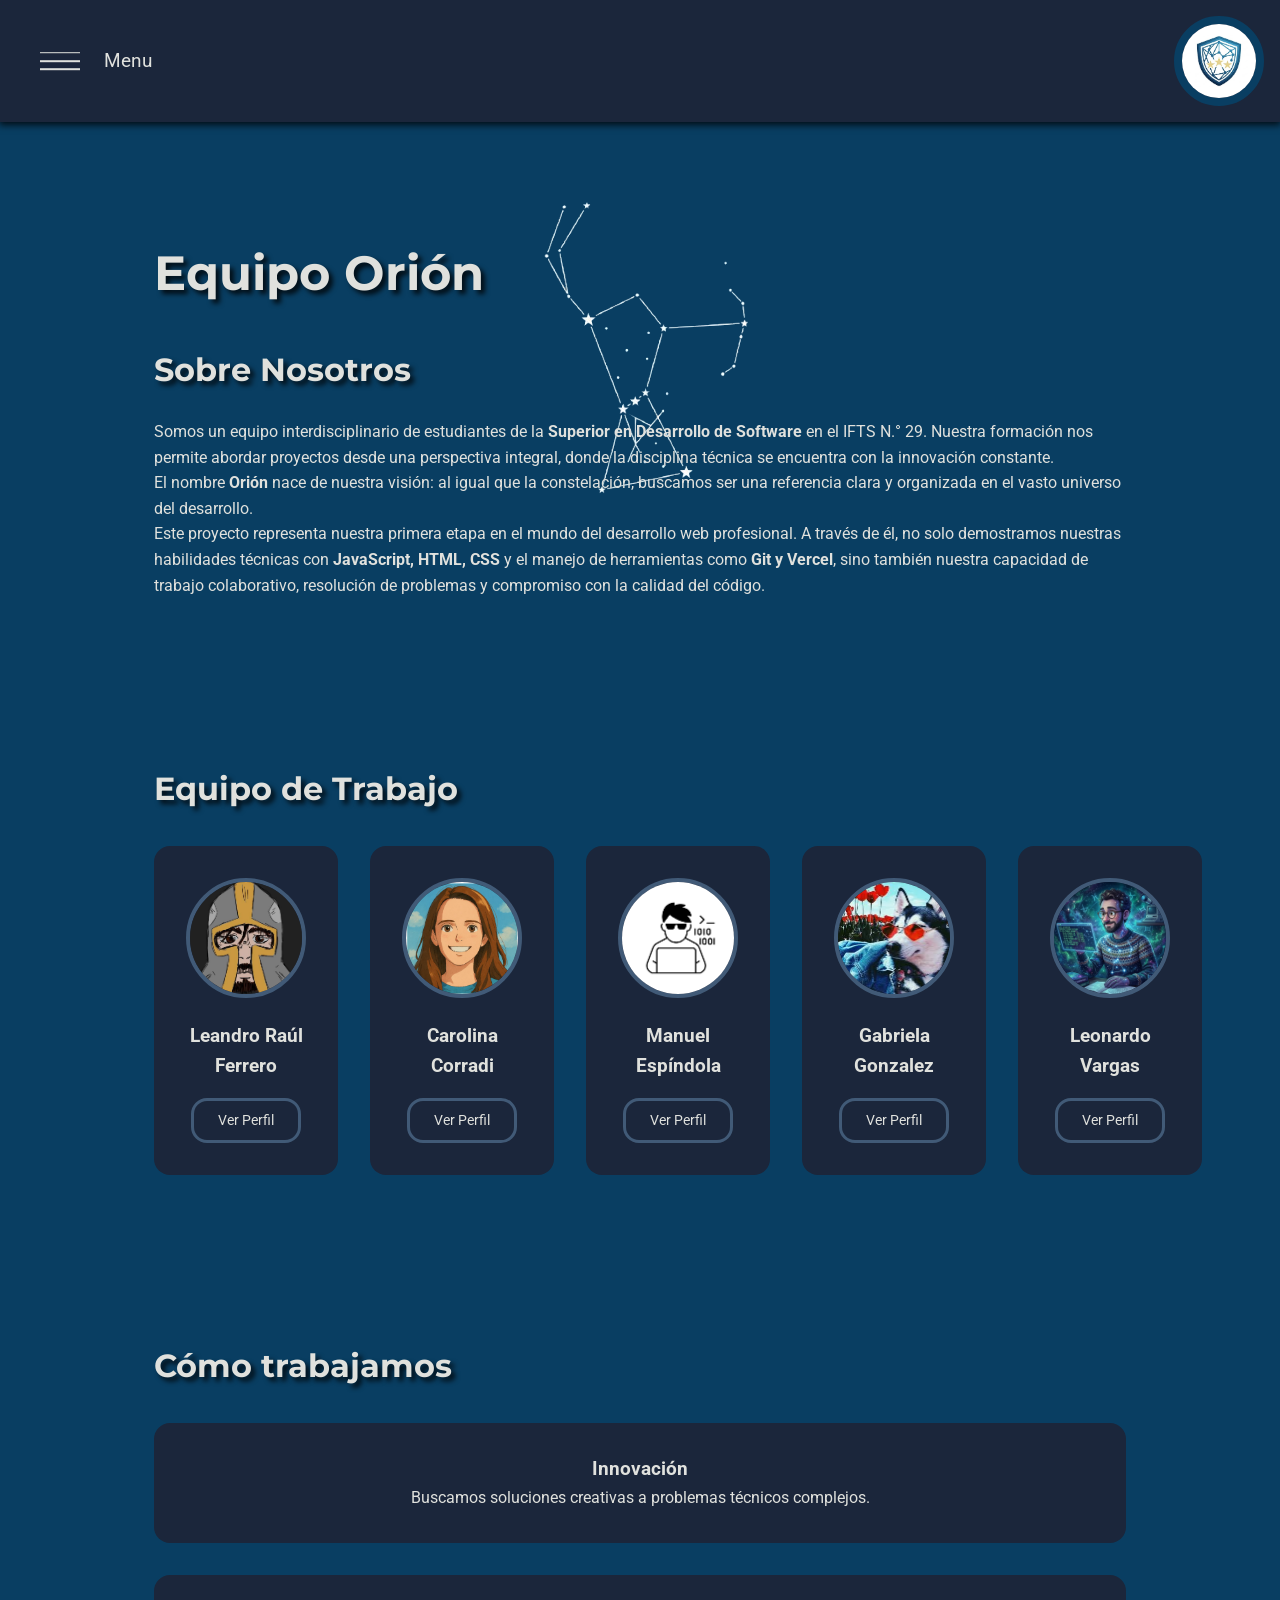
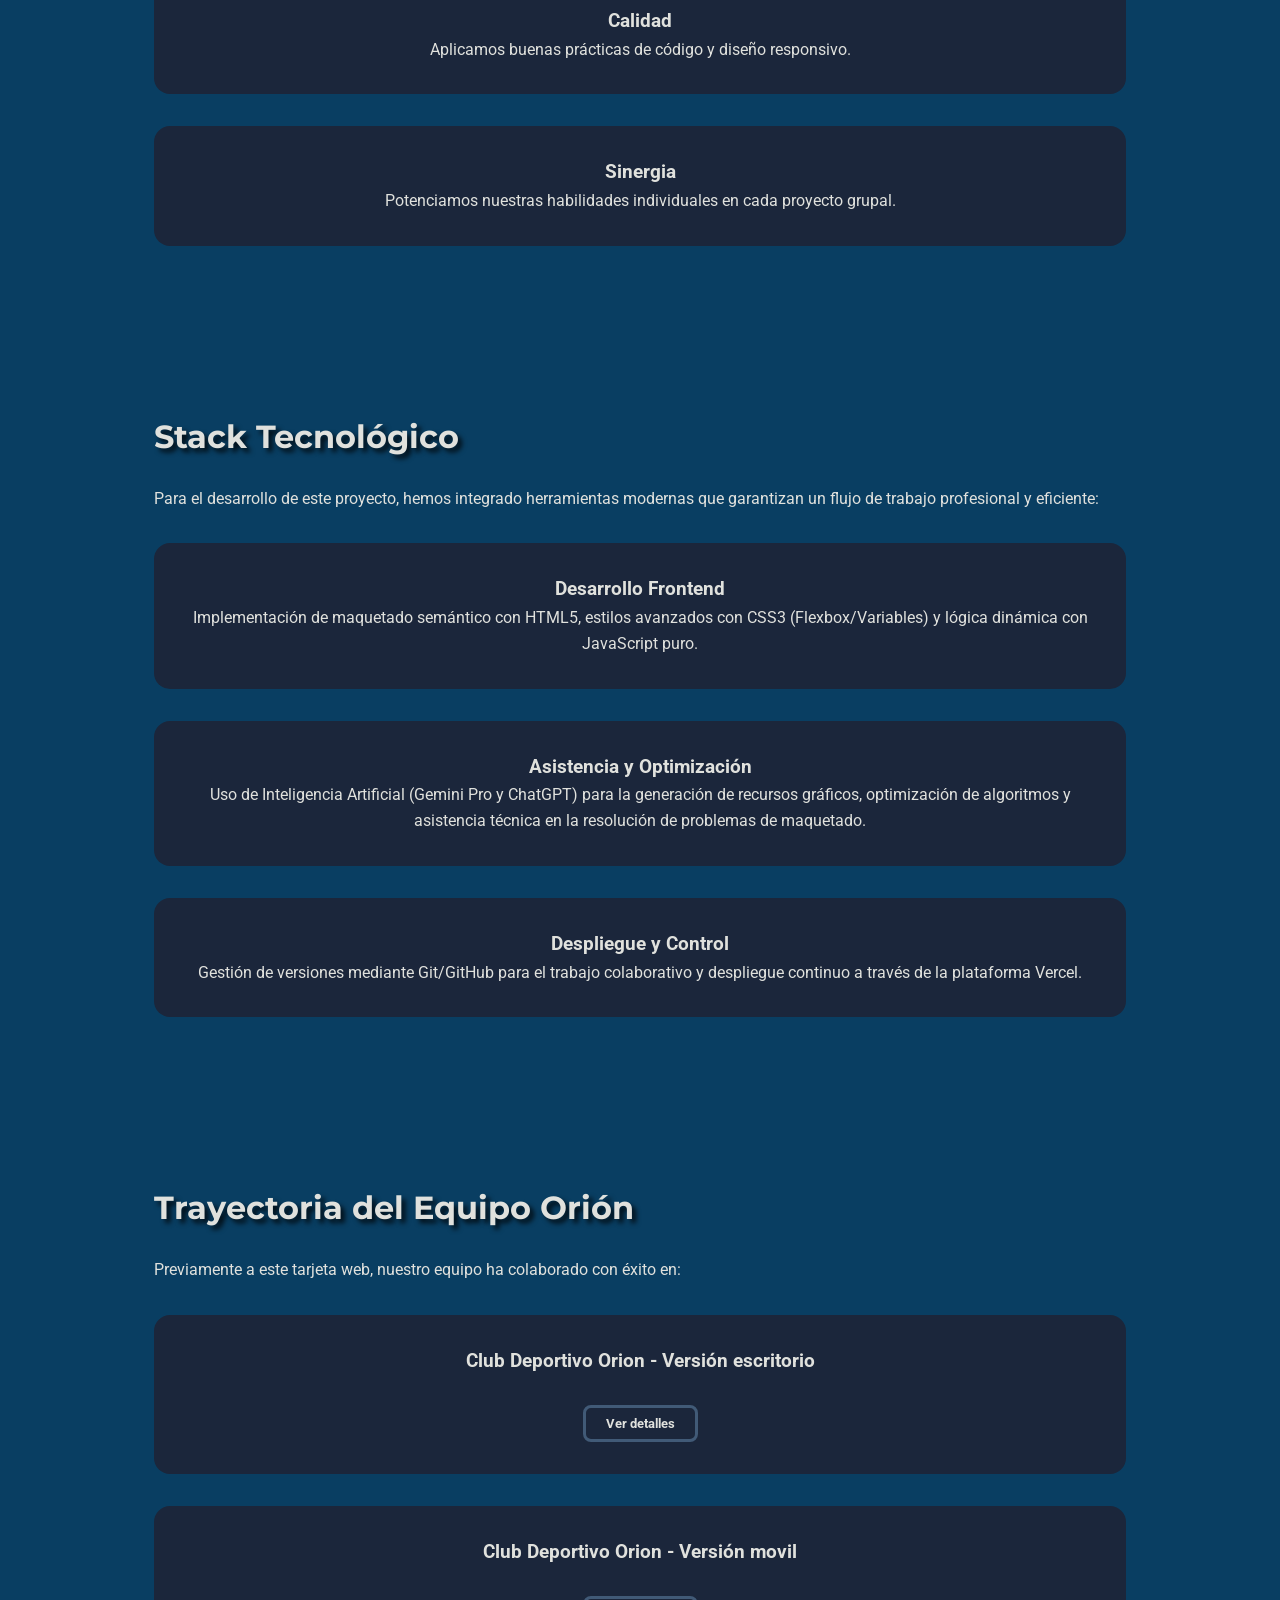
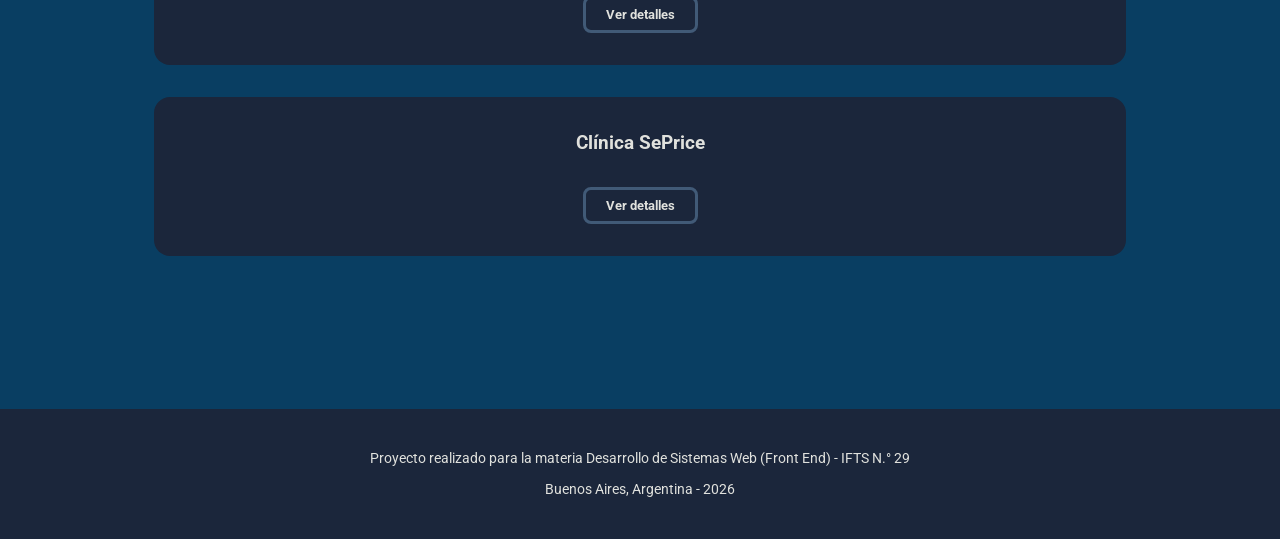
<file: index.html>
<!DOCTYPE html>
<html lang="es">
<head>
    <meta charset="UTF-8">
    <meta name="viewport" content="width=device-width, initial-scale=1.0">
    <link rel="icon" href="img/favicon.png" type="image/png">
    <link rel="preconnect" href="https://fonts.googleapis.com">
    <link rel="preconnect" href="https://fonts.gstatic.com" crossorigin>
    <link href="https://fonts.googleapis.com/css2?family=Montserrat:wght@700&family=Roboto:wght@400;500&display=swap" rel="stylesheet">
    <link rel="stylesheet" href="css/styles.css">
    <title>Equipo Orión: TP1 IFTS 29</title>
</head>
<body>
    
    <div class="contenedor-superior">
        <header id="header" class="header">
            <div class="contenedor-menu-hamburguesa">
                <div class="menu-hamburguesa">
                    <div class="bar-ham bar-top"></div>
                    <div class="bar-ham bar-mid"></div>
                    <div class="bar-ham bar-bottom"></div>
                </div>
            </div>
            <a href="index.html"><img src="img/logo-orion.png" alt="Logo" class="logo-equipo"></a>
        </header>

        <nav id="navbar" class="navbar">
            <ul class="links-navegacion">
                <li><a href="#main" class="btn-nav">Inicio</a></li>
                <li><a href="./bitacora.html" class="btn-nav">Bitácora</a></li>
                <li><a href="#integrantes" class="btn-nav">Equipo</a></li>
				<li><a href="#metodologia" class="btn-nav">Metodologías</a></li>
				<li><a href="#tecnologias" class="btn-nav">Tecnologías</a></li>
                <li><a href="#proyectos-anteriores" class="btn-nav">Proyectos</a></li>
            </ul>
        </nav>
    </div>
    
    <main id="main" class="container">
        <section id="presentacion" class="section-main">
            <h1>Equipo Orión</h1>
            <h2>Sobre Nosotros</h2>
				<p>
					Somos un equipo interdisciplinario de estudiantes de la <strong>Superior en Desarrollo de Software </strong> en el IFTS N.° 29. 
					Nuestra formación nos permite abordar proyectos desde una perspectiva integral, donde la disciplina técnica se encuentra con la innovación constante.
				</p>
				<p>
					El nombre <strong>Orión</strong> nace de nuestra visión: al igual que la constelación, 
					buscamos ser una referencia clara y organizada en el vasto universo del desarrollo.
				</p>
				<p>
					Este proyecto representa nuestra primera etapa en el mundo del desarrollo web profesional. A través de él, 
					no solo demostramos nuestras habilidades técnicas con <strong>JavaScript, HTML, CSS</strong> y el manejo de herramientas como <strong>Git y Vercel</strong>, 
					sino también nuestra capacidad de trabajo colaborativo, resolución de problemas y compromiso con la calidad del código.
				</p>
        </section>

        <section id="integrantes" class="section-main">
            <h2>Equipo de Trabajo</h2>
            <div class="equipo-grid">   
                <article class="tarjeta-item">
                    <div class="avatar-container">
                        <img src="img/leandro-avatar.jpg" alt="Leandro Raúl Ferrero">
                    </div>
                    <h3>Leandro Raúl Ferrero</h3>
                    <a href="leandro.html" class="btn-perfil">Ver Perfil</a>
                </article>

                <article class="tarjeta-item">
                    <div class="avatar-container">
                        <img src="img/caro.png" alt="Carolina Corradi">
                    </div>
                    <h3>Carolina Corradi</h3>
                    <a href="caro.html" class="btn-perfil">Ver Perfil</a>
                </article>

                <article class="tarjeta-item">
                    <div class="avatar-container">
                        <img src="img/manu.png" alt="Manuel Espíndola">
                    </div>
                    <h3>Manuel Espíndola</h3>
                    <a href="manuel.html" class="btn-perfil">Ver Perfil</a>
                </article>

                <article class="tarjeta-item">
                    <div class="avatar-container">
                        <img src="img/melinya-avatar.jpg" alt="Melinya Byte">
                    </div>
                    <h3>Gabriela Gonzalez</h3>
                    <a href="gabriela.html" class="btn-perfil">Ver Perfil</a>
                </article>

                <article class="tarjeta-item">
                    <div class="avatar-container">
                        <img src="img/leo.png" alt="Leonardo Vargas">
                    </div>
                    <h3>Leonardo Vargas</h3>
                    <a href="leonardo.html" class="btn-perfil">Ver Perfil</a>
                </article>
            </div>
        </section>

        <section id="metodologia" class="section-main">
            <h2>Cómo trabajamos</h2>
            <div class="metodologia-grid">
                <article class="tarjeta-item">
                    <h3>Innovación</h3>
                    <p>Buscamos soluciones creativas a problemas técnicos complejos.</p>
                </article>
                <article class="tarjeta-item">
                    <h3>Calidad</h3>
                    <p>Aplicamos buenas prácticas de código y diseño responsivo.</p>
                </article>
                <article class="tarjeta-item">
                    <h3>Sinergia</h3>
                    <p>Potenciamos nuestras habilidades individuales en cada proyecto grupal.</p>
                </article>
            </div>
        </section>
        
        <section id="tecnologias" class="section-main">
            <h2>Stack Tecnológico</h2>
            <p>Para el desarrollo de este proyecto, hemos integrado herramientas modernas que garantizan un flujo de trabajo profesional y eficiente:</p>
            <div class="proyectos-grid">
                <article class="tarjeta-item">
                    <h3>Desarrollo Frontend</h3>
                    <p>Implementación de maquetado semántico con HTML5, estilos avanzados con CSS3 (Flexbox/Variables) y lógica dinámica con JavaScript puro.</p>
                </article>
                <article class="tarjeta-item">
                    <h3>Asistencia y Optimización</h3>
                    <p>Uso de Inteligencia Artificial (Gemini Pro y ChatGPT) para la generación de recursos gráficos, optimización de algoritmos y asistencia técnica en la resolución de problemas de maquetado.</p>
                </article>
                <article class="tarjeta-item">
                    <h3>Despliegue y Control</h3>
                    <p>Gestión de versiones mediante Git/GitHub para el trabajo colaborativo y despliegue continuo a través de la plataforma Vercel.</p>
                </article>
            </div>
        </section>

        <section id="proyectos-anteriores" class="section-main">
            <h2>Trayectoria del Equipo Orión</h2>
            <p>Previamente a este tarjeta web, nuestro equipo ha colaborado con éxito en:</p>
            
            <div class="proyectos-grid">
                <article class="tarjeta-item">
                    <h3>Club Deportivo Orion - Versión escritorio</h3>
                    <div class="detalle-tarjeta">
                        <p>Sistema integral de gestión de socios, cobro de cuotas y administración de actividades deportivas.</p>                    
                        <small>Tecnologías: C# / .NET / MySQL</small>
                    </div>
                    <button class="boton-detalles">Ver detalles</button>
                </article>
                
                <article class="tarjeta-item">
                    <h3>Club Deportivo Orion - Versión movil</h3>
                    <div class="detalle-tarjeta">
                        <p>Adaptación del Club Deportivo Orión para dispositivos móviles.</p>
                        <small>Tecnologías: Kotlin / Android Studio</small>
                    </div>
                    <button class="boton-detalles">Ver detalles</button>
                </article>
                
                <article class="tarjeta-item">
                    <h3>Clínica SePrice</h3>
                    <div class="detalle-tarjeta">
                        <p>Prototipo integral de gestión hospitalaria y administración de turnos.</p>
                        <small>Tecnologías: C# / .NET / MySQL / Figma</small>
                    </div>
                    <button class="boton-detalles">Ver detalles</button>
                </article>
            </div>
        </section> 
    </main>
    
    <footer class="main-footer">
        <div>
            <p>Proyecto realizado para la materia Desarrollo de Sistemas Web (Front End) - IFTS N.° 29</p>
            <p>Buenos Aires, Argentina - 2026</p>
        </div>
    </footer>

    <script src="./js/desplegable.js"></script>
    <script src="./js/menu-hamburguesa.js"></script>
</body>
</html>
</file>
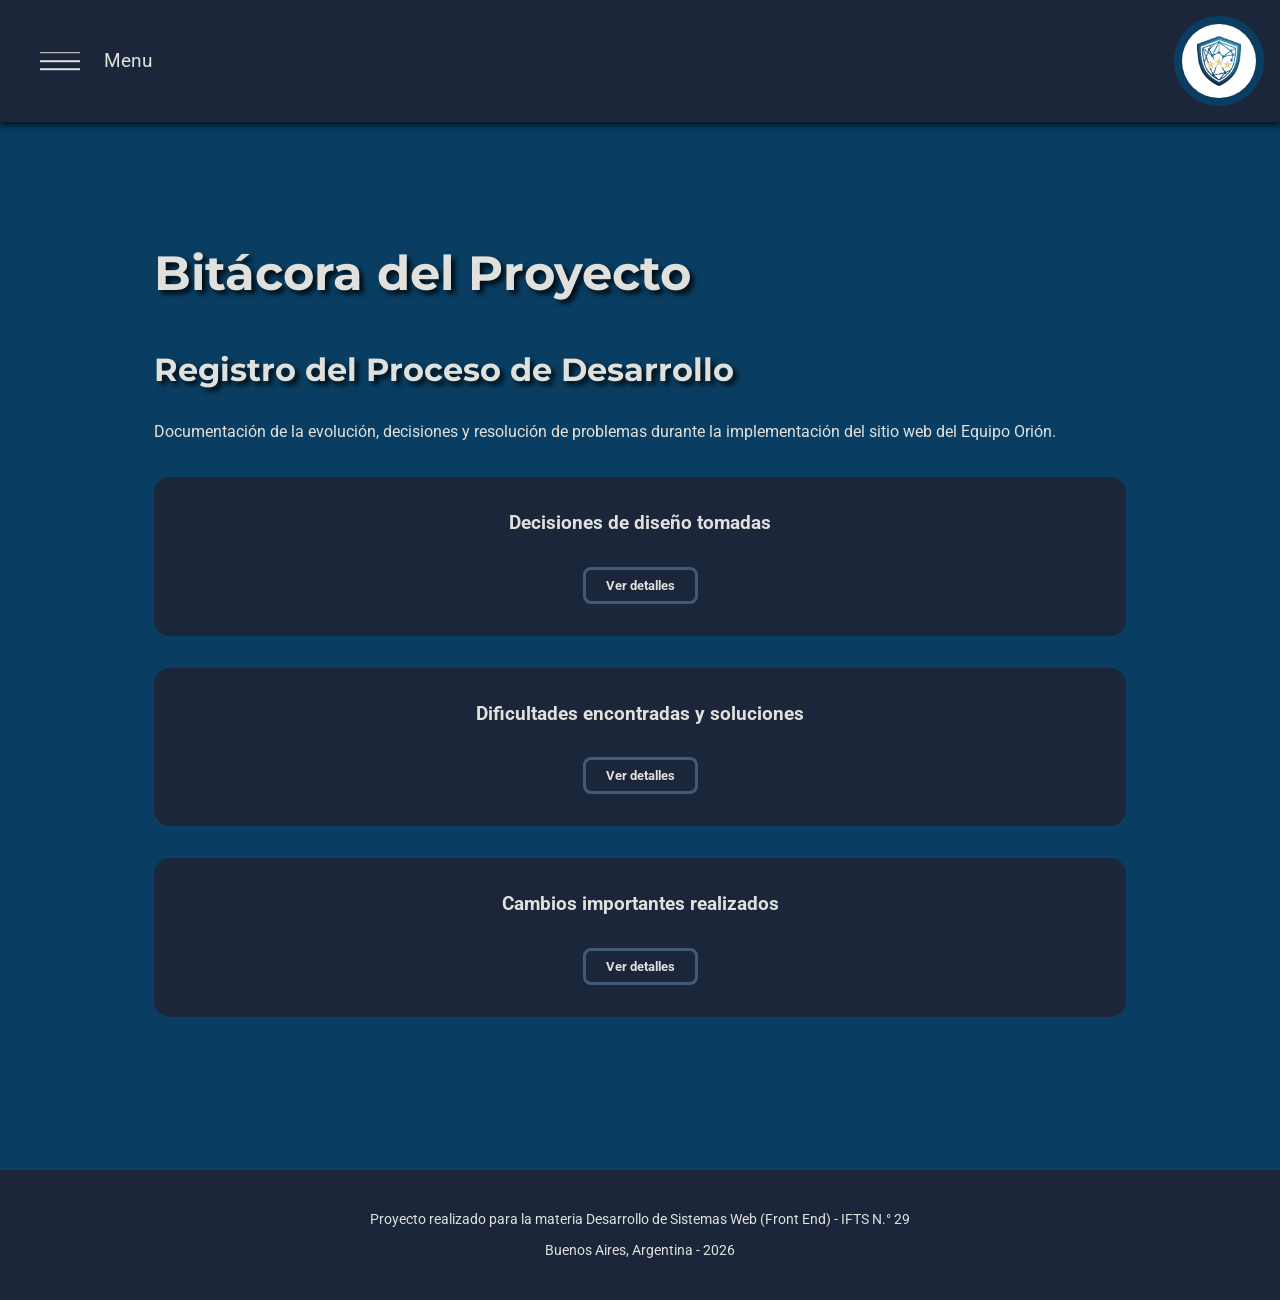
<file: bitacora.html>
<!DOCTYPE html>
<html lang="es">
<head>
    <meta charset="UTF-8">
    <meta name="viewport" content="width=device-width, initial-scale=1.0">
    <link rel="icon" href="img/favicon.png" type="image/png">
    <link rel="preconnect" href="https://fonts.googleapis.com">
    <link rel="preconnect" href="https://fonts.gstatic.com" crossorigin>
    <link href="https://fonts.googleapis.com/css2?family=Montserrat:wght@700&family=Roboto:wght@400;500&display=swap" rel="stylesheet">
    <link rel="stylesheet" href="css/styles.css">
    <title>Equipo Orión: Bitácora</title>
</head>
<body>
    <div class="contenedor-superior">
        <header id="header" class="header">
            <div class="contenedor-menu-hamburguesa">
                <div class="menu-hamburguesa">
                    <div class="bar-ham bar-top"></div>
                    <div class="bar-ham bar-mid"></div>
                    <div class="bar-ham bar-bottom"></div>
                </div>
            </div>
            <a href="index.html"><img src="img/logo-orion.png" alt="Logo" class="logo-equipo"></a>
        </header>

        <!-- Navegación global incluida para evitar el botón "Atrás" del navegador -->
        <nav id="navbar" class="navbar">
            <ul class="links-navegacion">
                <li><a href="index.html#main" class="btn-nav">Inicio</a></li>
                <li><a href="#bitacora" class="btn-nav">Bitácora</a></li>
                <li><a href="index.html#integrantes" class="btn-nav">Equipo</a></li>
                <li><a href="index.html#proyectos-anteriores" class="btn-nav">Proyectos</a></li>
				<li><a href="./index.html#metodologia" class="btn-nav">Metodologías</a></li>
				<li><a href="./index.html#tecnologias" class="btn-nav">Tecnologías</a></li>
                <li><a href="./index.html#proyectos-anteriores" class="btn-nav">Proyectos</a></li>
            </ul>
        </nav>
    </div>
    
    <main id="main" class="container">
        <section id="bitacora" class="section-main">
            <h1>Bitácora del Proyecto</h1>
            <h2>Registro del Proceso de Desarrollo</h2>
            <p>Documentación de la evolución, decisiones y resolución de problemas durante la implementación del sitio web del Equipo Orión.</p>
            
            <div class="bitacora-grid">              
				<!-- Requerimiento: Decisiones de diseño -->
				<article class="tarjeta-item">
					<h3>Decisiones de diseño tomadas</h3>
					<div class="detalle-tarjeta">
						<ul>
							<li><strong>Enfoque y Layout:</strong> Adopción de <em>Mobile First</em> estructurando el layout principal con Flexbox para responder a los breakpoints exigidos (400px, 900px y 1200px).</li>
							<li><strong>Tipografía:</strong> Estandarización con Montserrat y Roboto vía Google Fonts para garantizar consistencia visual.</li>
							<li><strong>Arquitectura:</strong> Archivos HTML en la raíz del proyecto y lógica/estilos en directorios separados (<code>/css</code>, <code>/js</code>, <code>/img</code>).</li>
							<li><strong>Estética visual:</strong> Uso de tonos azules complementarios al logotipo generado por IA (Gemini Pro), aplicando una hoja de estilos global para lograr coherencia absoluta en la navegación.</li>
							<li><strong>Animaciones:</strong> Desplazamiento horizontal para el menú hamburguesa mientras se despliega. 
								Estiramiento y contracción vertical de las tarjetas al interactuar con el botón "Ver detalles" y "Ocultar detalles". Arandamiento del menú, el logo del equipo, las tarjetas y botones al hacer hover.</li>
					</div>
					<button class="boton-detalles">Ver detalles</button>
				</article>

				<!-- Requerimiento: Dificultades encontradas y cómo se resolvieron -->
				<article class="tarjeta-item">
					<h3>Dificultades encontradas y soluciones</h3>
					<div class="detalle-tarjeta">
						<ul>
							<li><strong>Problema de alineación:</strong> Al estructurar tarjetas personales con <code>flex-direction: column</code>, los avatares se desfasaban porque usaban un ancho porcentual (<code>width: 50%</code>), calculando su tamaño en base al contenedor en lugar de centrarse.</li>
							<li><strong>Solución técnica:</strong> Se modificó el dimensionamiento a unidades relativas estáticas (<code>14rem</code>). Esto permitió que <code>align-items: center</code> tomara el control absoluto, centrando perfectamente la imagen en cualquier resolución.</li>
						</ul>
					</div>
					<button class="boton-detalles">Ver detalles</button>
				</article>

				<!-- Requerimiento: Cambios importantes realizados -->
				<article class="tarjeta-item">
					<h3>Cambios importantes realizados</h3>
					<div class="detalle-tarjeta">
						<ul>
							<li><strong>Problema de usabilidad:</strong> En las vistas individuales se rompía la regla de navegación, obligando al usuario a depender del botón "Atrás" del navegador.</li>
							<li><strong>Reestructuración:</strong> Se desarrolló un menú principal (<code>#navbar</code>) que fue replicado globalmente en todos los archivos HTML.</li>
							<li><strong>Ajuste de Scripts:</strong> Se modificó <code>menu-hamburguesa.js</code> para garantizar que las rutas relativas funcionaran correctamente desde cualquier punto del sitio.</li>
						</ul>
					</div>
					<button class="boton-detalles">Ver detalles</button>
				</article>
            </div>
        </section>
    </main>
    
    <footer class="main-footer">
        <div>
            <p>Proyecto realizado para la materia Desarrollo de Sistemas Web (Front End) - IFTS N.° 29</p>
            <p>Buenos Aires, Argentina - 2026</p>
        </div>
    </footer>

    <script src="./js/desplegable.js"></script>
    <script src="./js/menu-hamburguesa.js"></script>
</body>
</html>
</file>
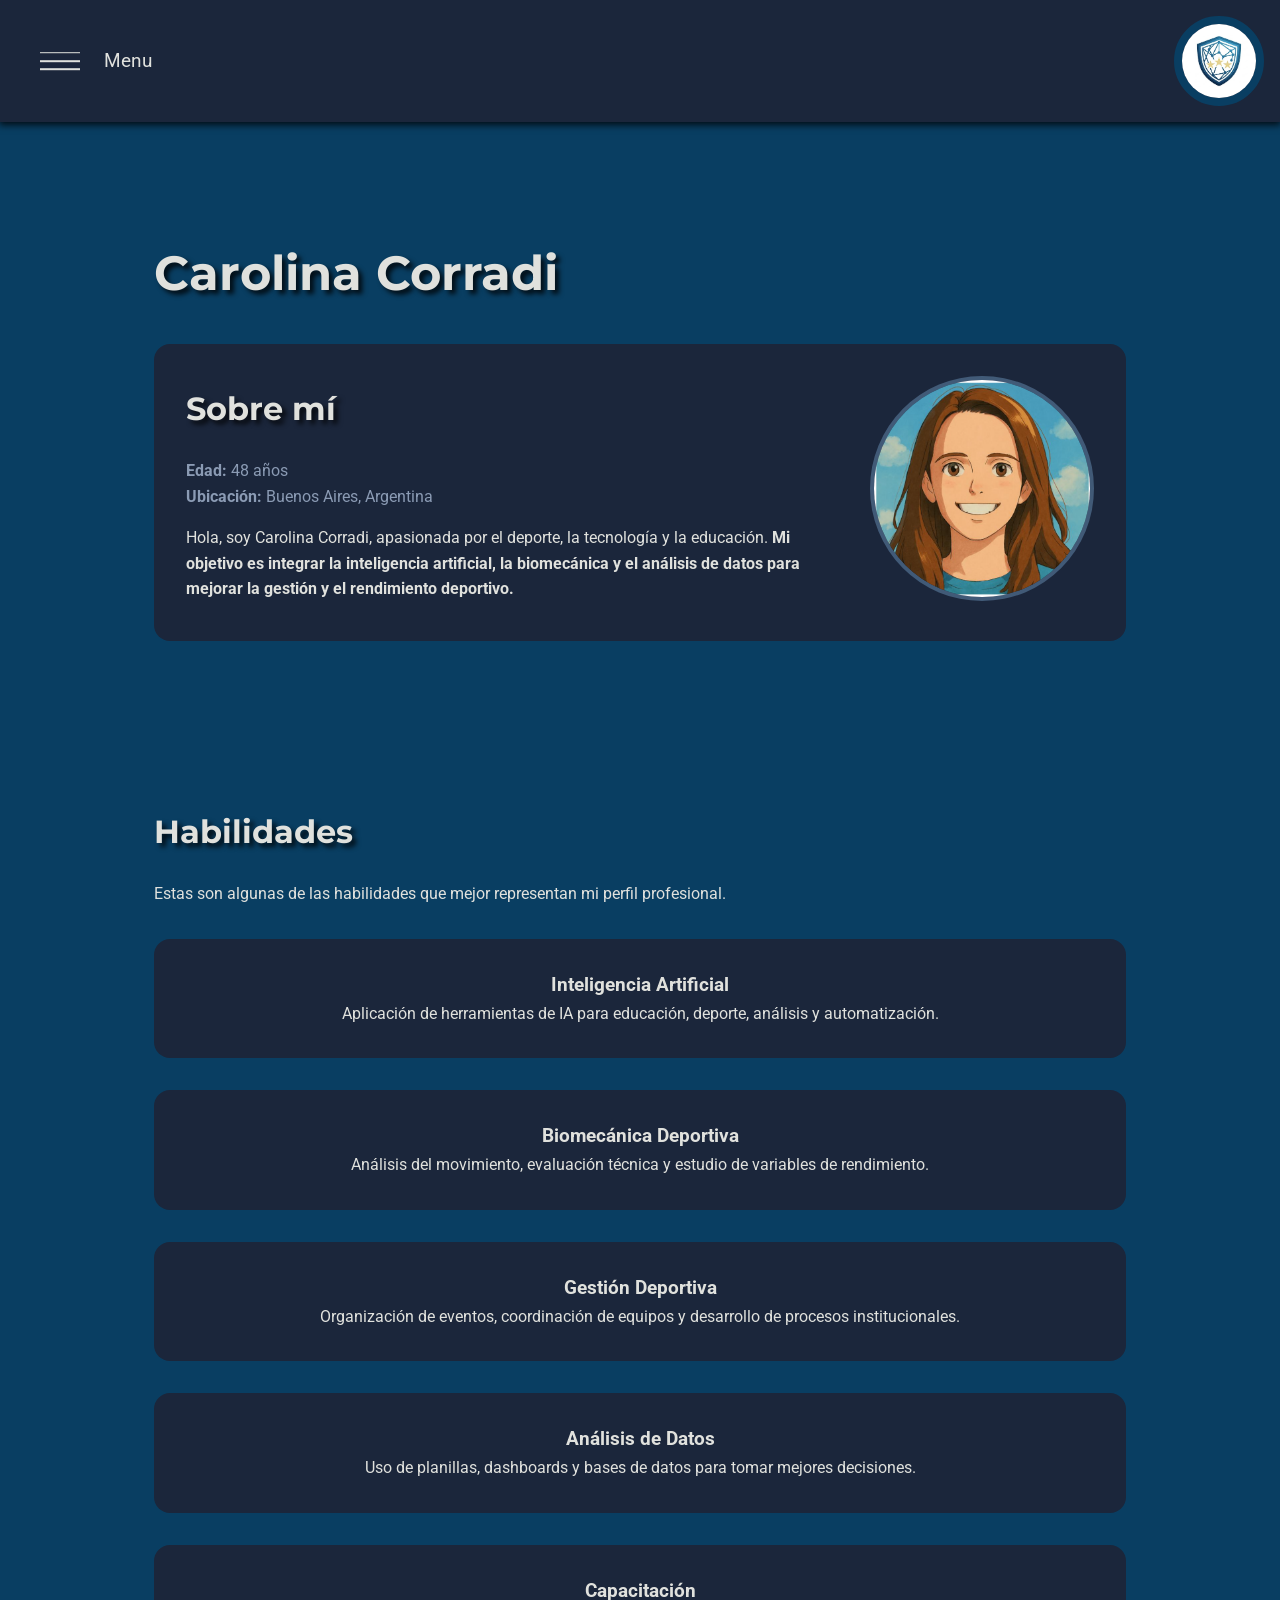
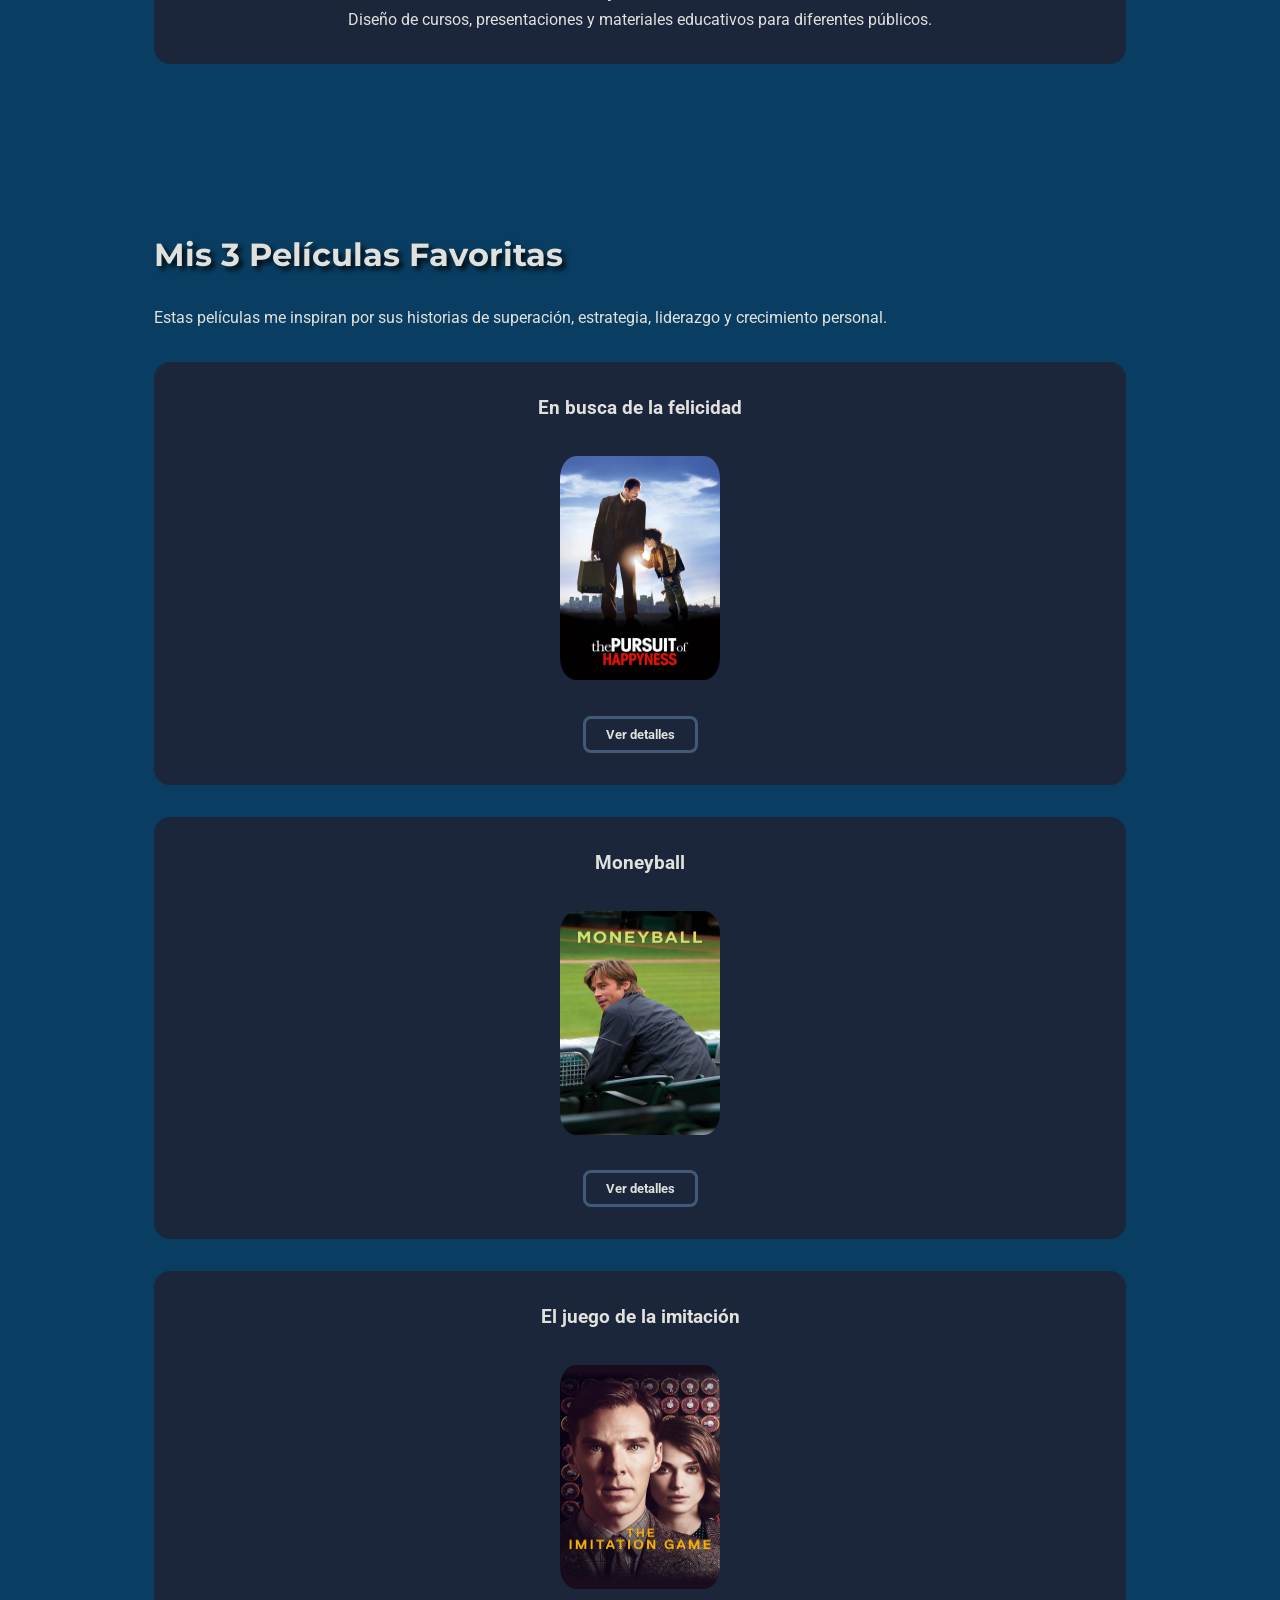
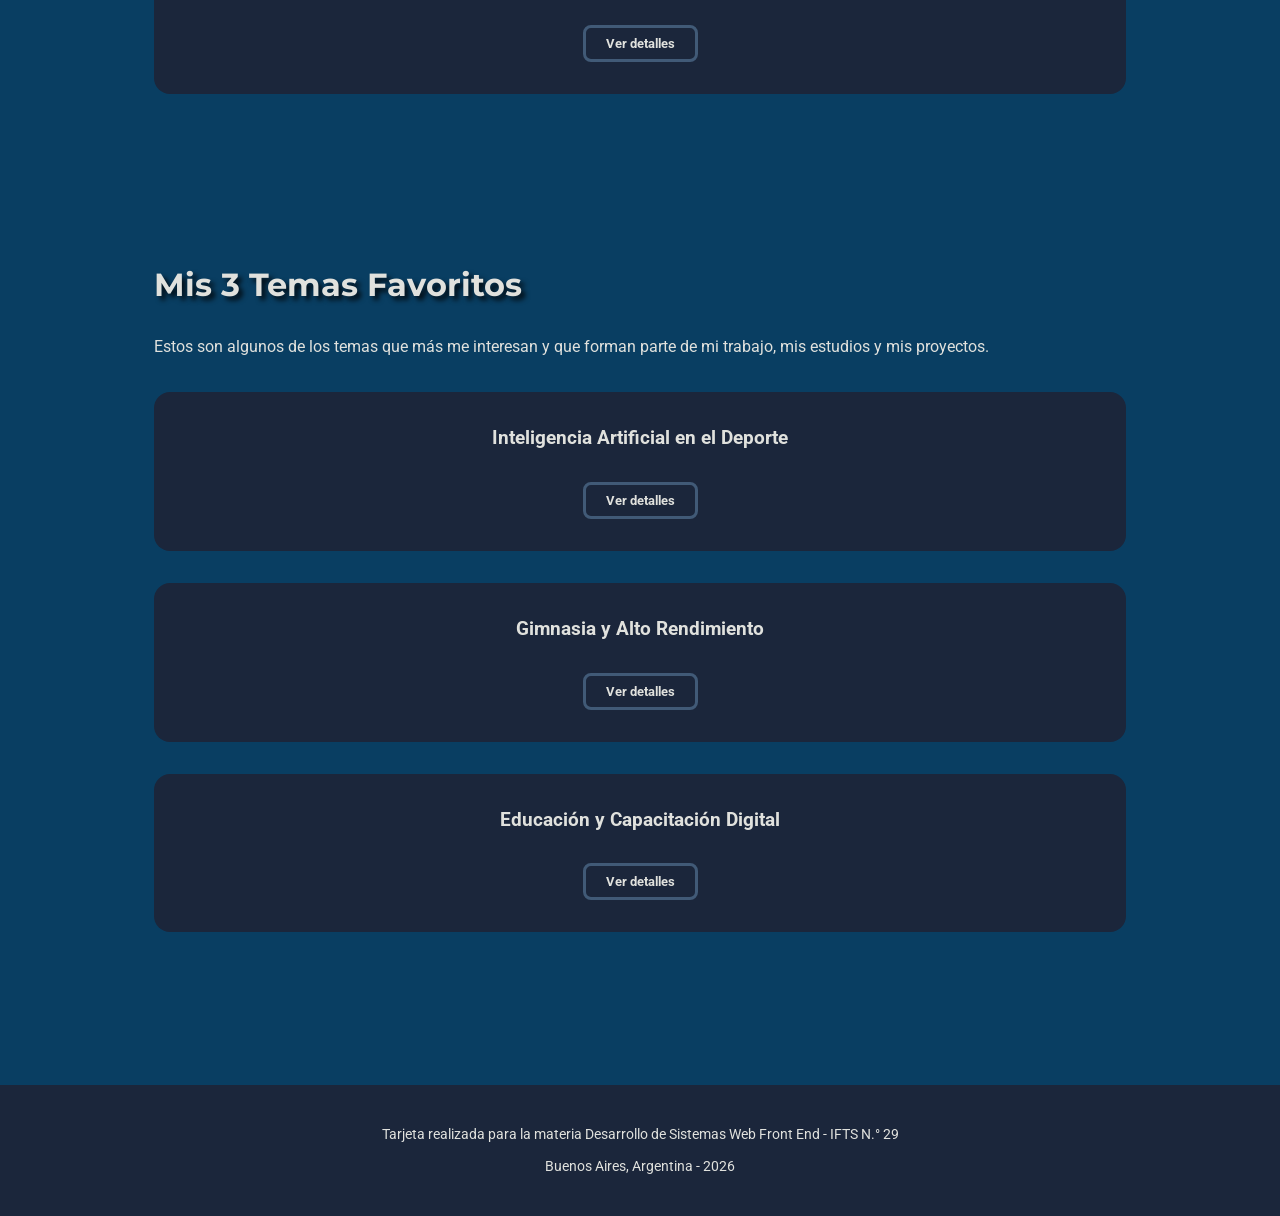
<file: caro.html>
<!DOCTYPE html>
<html lang="es">
<head>
    <meta charset="UTF-8">
    <meta name="viewport" content="width=device-width, initial-scale=1.0"> 
    <link rel="icon" href="img/favicon.png" type="image/png">
    <link rel="preconnect" href="https://fonts.googleapis.com">
    <link rel="preconnect" href="https://fonts.gstatic.com" crossorigin>
    <link href="https://fonts.googleapis.com/css2?family=Montserrat:wght@700&family=Roboto:wght@400;500&display=swap" rel="stylesheet">
    <link rel="stylesheet" href="css/styles.css">
    <title>Equipo Orión: Carolina Corradi</title>
</head>
<body>

    <div class="contenedor-superior">
        <header id="header" class="header">
            <div class="contenedor-menu-hamburguesa">
                <div class="menu-hamburguesa">
                    <div class="bar-ham bar-top"></div>
                    <div class="bar-ham bar-mid"></div>
                    <div class="bar-ham bar-bottom"></div>
                </div>
            </div>
            <a href="index.html"><img src="img/logo-orion.png" alt="Logo" class="logo-equipo"></a>
        </header>

        <nav id="navbar" class="navbar">
            <ul class="links-navegacion">
                <li><a href="./index.html" class="btn-nav">Inicio</a></li>
                <li><a href="./bitacora.html" class="btn-nav">Bitácora</a></li>
                <li><a href="./index.html#integrantes" class="btn-nav">Equipo</a></li>
				<li><a href="./index.html#metodologia" class="btn-nav">Metodologías</a></li>
				<li><a href="./index.html#tecnologias" class="btn-nav">Tecnologías</a></li>
                <li><a href="./index.html#proyectos-anteriores" class="btn-nav">Proyectos</a></li>
            </ul>
        </nav>
    </div>

    <main id="main" class="container">

        <section class="section-main">
            <article id="sobre-mi">
                <h1>Carolina Corradi</h1>
                <div class="tarjeta-personal">
                    <div>
                        <h2>Sobre mí</h2>
                        <ul>
                            <li><strong>Edad:</strong> 48 años</li>
                            <li><strong>Ubicación:</strong> Buenos Aires, Argentina</li>
                        </ul>
                        <p>
                            Hola, soy Carolina Corradi, apasionada por el deporte, la tecnología y la educación.
                            <strong>Mi objetivo es integrar la inteligencia artificial, la biomecánica y el análisis de datos para mejorar la gestión y el rendimiento deportivo.</strong>
                        </p>
                    </div>
                    <div class="avatar-container">
                        <img src="./img/caro.png" alt="Avatar de Carolina Corradi">
                    </div>
                </div>
            </article>
        </section>

        <section id="habilidades" class="section-main">
            <h2>Habilidades</h2>
            <p>Estas son algunas de las habilidades que mejor representan mi perfil profesional.</p>

            <div class="habilidades-grid">
                <article class="tarjeta-item">
                    <h3>Inteligencia Artificial</h3>
                    <p>Aplicación de herramientas de IA para educación, deporte, análisis y automatización.</p>
                </article>

                <article class="tarjeta-item">
                    <h3>Biomecánica Deportiva</h3>
                    <p>Análisis del movimiento, evaluación técnica y estudio de variables de rendimiento.</p>
                </article>

                <article class="tarjeta-item">
                    <h3>Gestión Deportiva</h3>
                    <p>Organización de eventos, coordinación de equipos y desarrollo de procesos institucionales.</p>
                </article>

                <article class="tarjeta-item">
                    <h3>Análisis de Datos</h3>
                    <p>Uso de planillas, dashboards y bases de datos para tomar mejores decisiones.</p>
                </article>

                <article class="tarjeta-item">
                    <h3>Capacitación</h3>
                    <p>Diseño de cursos, presentaciones y materiales educativos para diferentes públicos.</p>
                </article>
            </div>
        </section>

        <section id="peliculas-favoritas" class="section-main">
            <h2>Mis 3 Películas Favoritas</h2>
            <p>
                Estas películas me inspiran por sus historias de superación, estrategia, liderazgo y crecimiento personal.
            </p>

            <div class="peliculas-grid">
                <article class="tarjeta-item">
                    <h3>En busca de la felicidad</h3>
                    <div class="contenedor-imagen-pelicula">
                        <img src="img/felicidad.webp" alt="Imagen pelicula En busca de la Felicidad" class="imagen-pelicula">
                    </div>
                    <div class="detalle-tarjeta">
                        <p>
                            Una historia sobre esfuerzo, resiliencia y perseverancia. Muestra cómo la constancia puede transformar una situación difícil en una oportunidad de crecimiento.
                        </p>
                    </div>
                    <button class="boton-detalles">Ver detalles</button>
                </article>

                <article class="tarjeta-item">
                    <h3>Moneyball</h3>
                    <div class="contenedor-imagen-pelicula">
                        <img src="img/moneyball.webp" alt="Imagen pelicula Moneyball" class="imagen-pelicula">
                    </div>
                    <div class="detalle-tarjeta">
                        <p>
                            Una película ideal para quienes aman el deporte y los datos. Refleja cómo el análisis estadístico puede cambiar la forma de tomar decisiones deportivas.
                        </p>
                    </div>
                    <button class="boton-detalles">Ver detalles</button>
                </article>

                <article class="tarjeta-item">
                    <h3>El juego de la imitación</h3>
                    <div class="contenedor-imagen-pelicula">
                        <img src="img/imitacion.webp" alt="Imagen pelicula El juego de la imitación" class="imagen-pelicula">
                    </div>
                    <div class="detalle-tarjeta">
                        <p>
                            Inspirada en Alan Turing, conecta historia, tecnología e inteligencia artificial. Es una película que invita a valorar la innovación y el pensamiento diferente.
                        </p>
                    </div>
                    <button class="boton-detalles">Ver detalles</button>
                </article>
            </div>
        </section>

        <section id="tarjetas-anteriores" class="section-main">
            <h2>Mis 3 Temas Favoritos</h2>
            <p>
                Estos son algunos de los temas que más me interesan y que forman parte de mi trabajo, mis estudios y mis proyectos.
            </p>

            <div class="discos-grid">
                <article class="tarjeta-item">
                    <h3>Inteligencia Artificial en el Deporte</h3>
                    <div class="detalle-tarjeta">
                        <ul>
                            <li><strong>Área:</strong> Tecnología aplicada</li>
                            <li><strong>Interés:</strong> Alto</li>
                        </ul>
                    </div>
                    <button class="boton-detalles">Ver detalles</button>
                </article>

                <article class="tarjeta-item">
                    <h3>Gimnasia y Alto Rendimiento</h3>
                    <div class="detalle-tarjeta">
                        <ul>
                            <li><strong>Área:</strong> Deporte</li>
                            <li><strong>Interés:</strong> Profesional</li>
                        </ul>
                    </div>
                    <button class="boton-detalles">Ver detalles</button>
                </article>

                <article class="tarjeta-item">
                    <h3>Educación y Capacitación Digital</h3>
                    <div class="detalle-tarjeta">
                        <ul>
                            <li><strong>Área:</strong> Formación</li>
                            <li><strong>Interés:</strong> Permanente</li>
                        </ul>
                    </div>
                    <button class="boton-detalles">Ver detalles</button>
                </article>
            </div>
        </section>

    </main>

    <footer class="main-footer">
        <div>
            <p>Tarjeta realizada para la materia Desarrollo de Sistemas Web Front End - IFTS N.° 29</p>
            <p>Buenos Aires, Argentina - 2026</p>
        </div>
    </footer>

    <script src="./js/desplegable.js"></script>
    <script src="./js/menu-hamburguesa.js"></script>
</body>
</html>
</file>
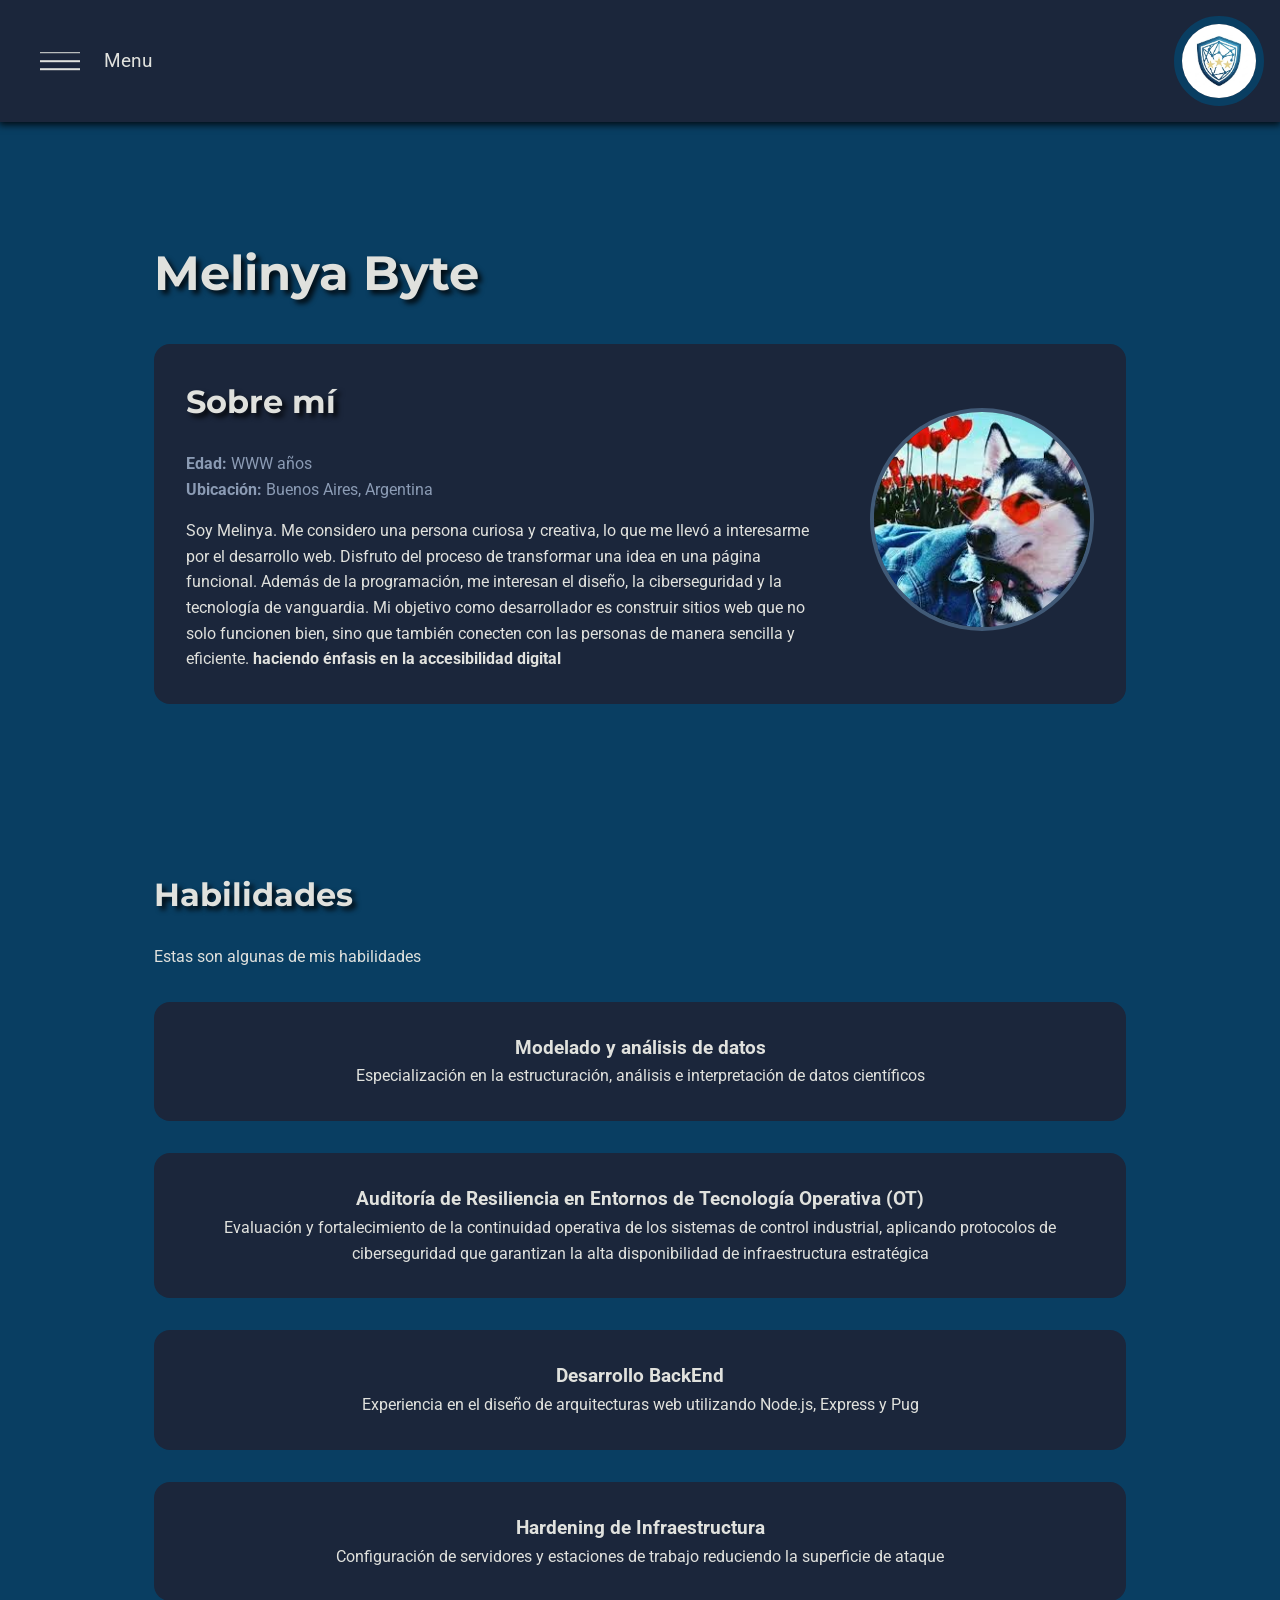
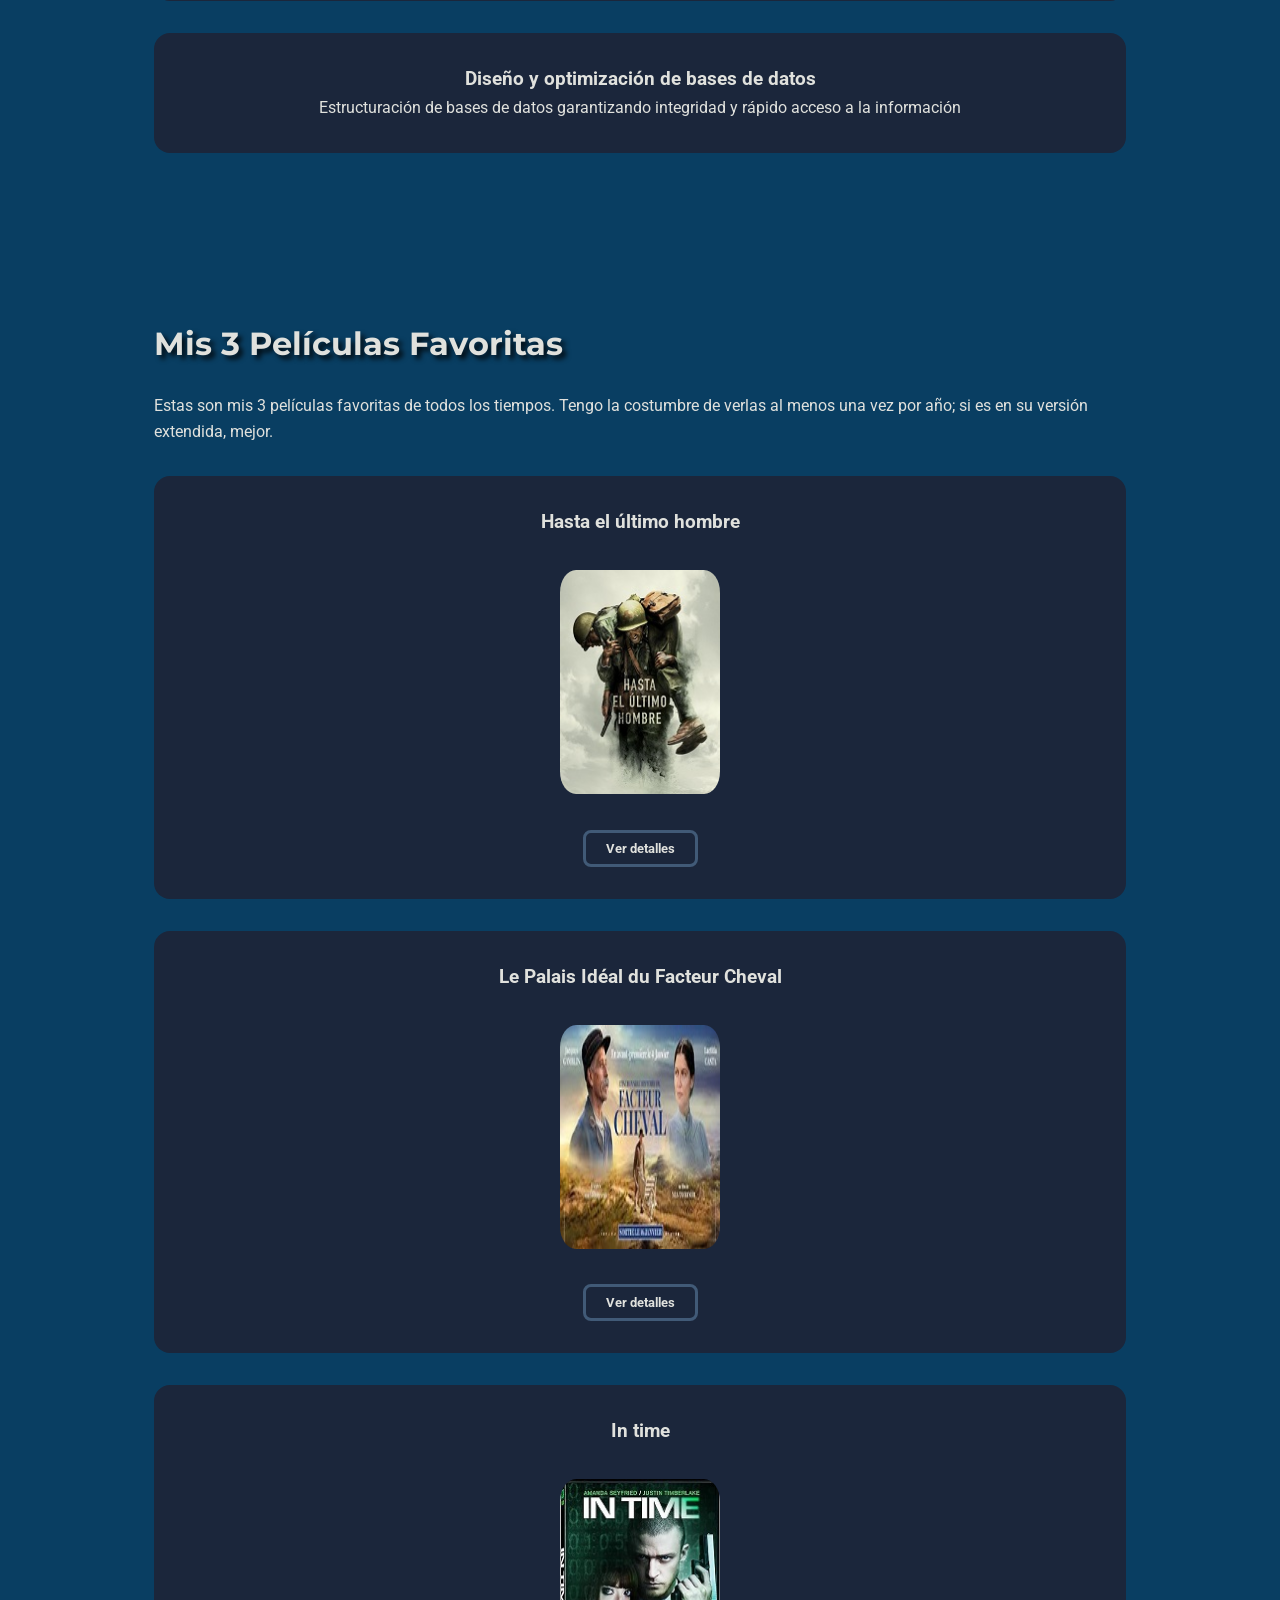
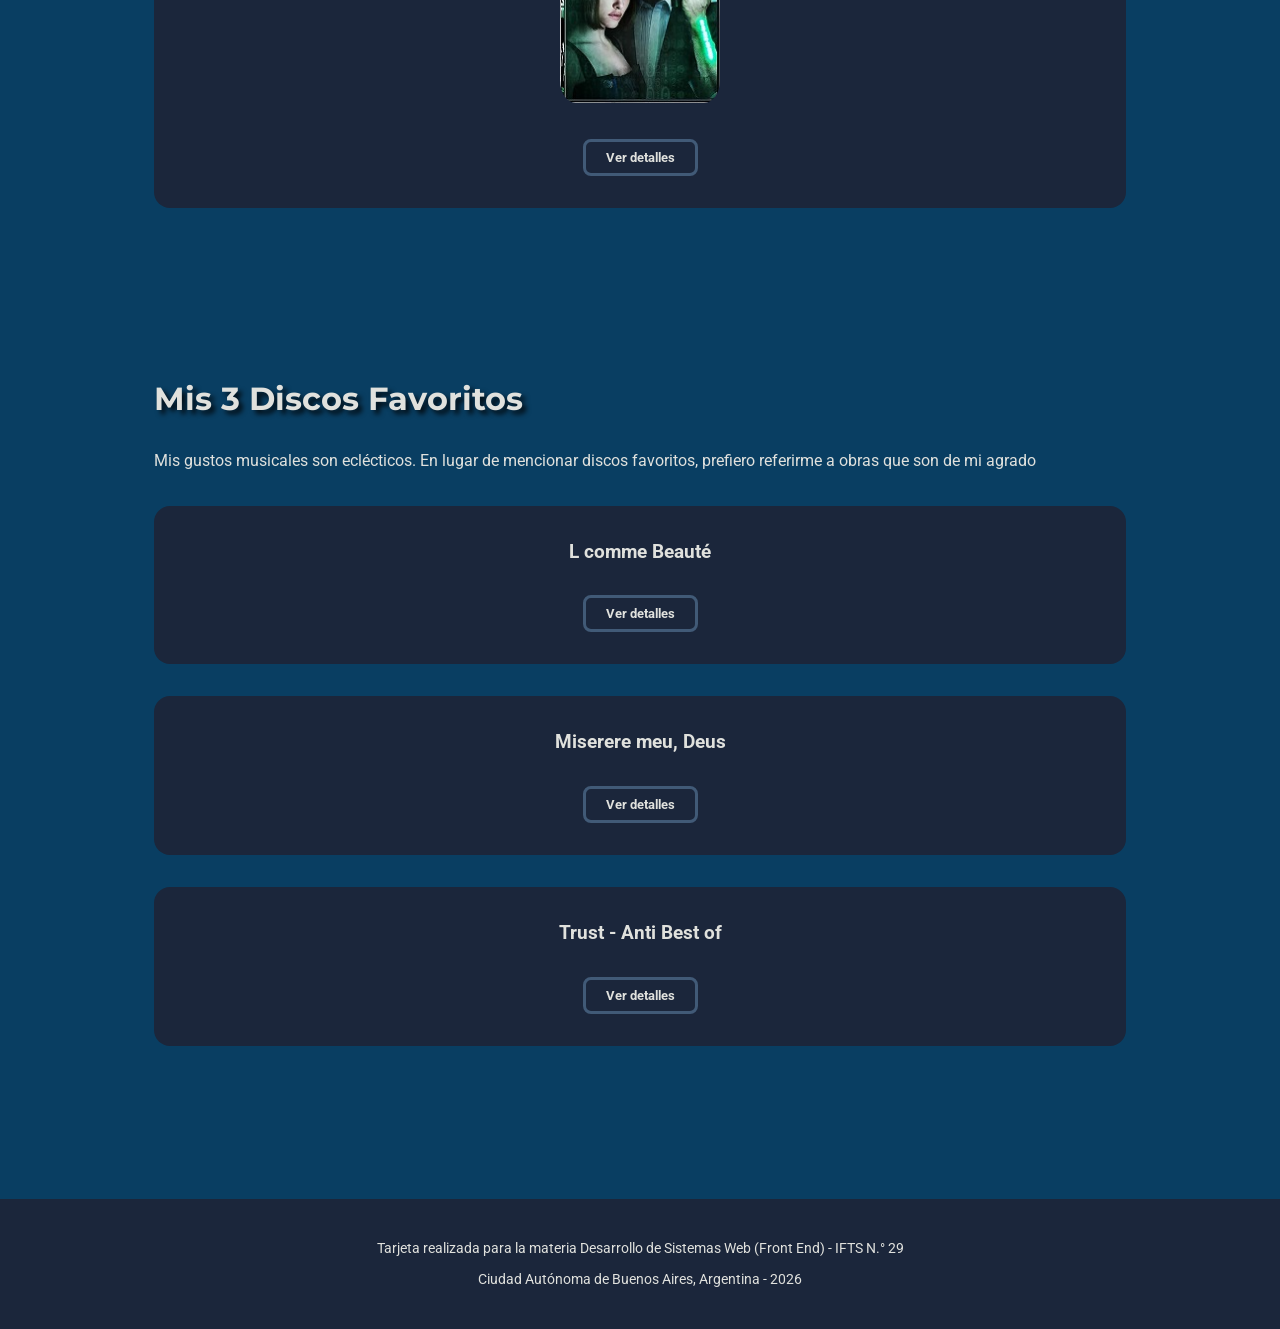
<file: gabriela.html>
<!DOCTYPE html>
<html lang="es"> 
<head>
    <meta charset="UTF-8">
    <meta name="viewport" content="width=device-width, initial-scale=1.0"> 
    <link rel="icon" href="img/favicon.png" type="image/png">
    <link rel="preconnect" href="https://fonts.googleapis.com">
    <link rel="preconnect" href="https://fonts.gstatic.com" crossorigin>
    <link href="https://fonts.googleapis.com/css2?family=Montserrat:wght@700&family=Roboto:wght@400;500&display=swap" rel="stylesheet">
    <link rel="stylesheet" href="css/styles.css">
    <title>Equipo Orión - Melinya-</title>
</head>
<body id="cuerpo-perfil">
    
    <div class="contenedor-superior">
        <header id="header" class="header">
            <div class="contenedor-menu-hamburguesa">
                <div class="menu-hamburguesa">
                    <div class="bar-ham bar-top"></div>
                    <div class="bar-ham bar-mid"></div>
                    <div class="bar-ham bar-bottom"></div>
                </div>
            </div>
            <a href="index.html"><img src="img/logo-orion.png" alt="Logo" class="logo-equipo"></a>
        </header>

        <nav id="navbar" class="navbar">
            <ul class="links-navegacion">
                <li><a href="./index.html" class="btn-nav">Inicio</a></li>
                <li><a href="./bitacora.html" class="btn-nav">Bitácora</a></li>
                <li><a href="./index.html#integrantes" class="btn-nav">Equipo</a></li>
				<li><a href="./index.html#metodologia" class="btn-nav">Metodologías</a></li>
				<li><a href="./index.html#tecnologias" class="btn-nav">Tecnologías</a></li>
                <li><a href="./index.html#proyectos-anteriores" class="btn-nav">Proyectos</a></li>
            </ul>
        </nav>
    </div>

    <main id="main" class="container">
        <!-- Sección Sobre mí con estilo de tarjeta -->
        <section class="section-main">
            <article id="sobre-mi">
                <h1>Melinya Byte</h1>
                <div class="tarjeta-personal">
                    <div>
                        <h2>Sobre mí</h2>
                        <ul>
                            <li><strong>Edad:</strong> WWW años</li>
                            <li><strong>Ubicación:</strong> Buenos Aires, Argentina</li>
                        </ul>
                        <p>
                            Soy Melinya. Me considero una persona curiosa y creativa, lo que me llevó a interesarme por el desarrollo web. Disfruto del proceso de transformar una idea en una página funcional. Además de la programación, me interesan el diseño, la ciberseguridad y la tecnología de vanguardia. Mi objetivo como desarrollador es construir sitios web que no solo funcionen bien, sino que también conecten con las personas de manera sencilla y eficiente.
                        <strong> haciendo énfasis en la accesibilidad digital</strong></p> 
                    </div>
                    <div class="avatar-container">
                        <img src="./img/melinya-avatar.jpg" alt="Avatar de Melinya Bytes">
                    </div>
                </div>
            </article>
        </section>

        <section id="habilidades" class="section-main">
           	<h2>Habilidades</h2>
           	<p>Estas son algunas de mis habilidades</p>
    
           	<!-- El contenedor que aplica el display: grid -->
          	<div class="habilidades-grid">       
				<article class="tarjeta-item">
					<h3>Modelado y análisis de datos</h3>
					<p>Especialización en la estructuración, análisis e interpretación de datos científicos</p>
				</article>

				<article class="tarjeta-item">
					<h3>Auditoría de Resiliencia en Entornos de Tecnología Operativa (OT)</h3>
					<p>Evaluación y fortalecimiento de la continuidad operativa de los sistemas de control industrial, aplicando protocolos de ciberseguridad que garantizan la alta disponibilidad de infraestructura estratégica</p>
				</article>
				
				<article class="tarjeta-item">
					<h3>Desarrollo BackEnd</h3>
					<p>Experiencia en el diseño de arquitecturas web utilizando Node.js, Express y Pug</p>
				</article>
				
				<article class="tarjeta-item">
					<h3>Hardening de Infraestructura</h3>
					<p>Configuración de servidores y estaciones de trabajo reduciendo la superficie de ataque</p>
				</article>
				
				<article class="tarjeta-item">
					<h3>Diseño y optimización de bases de datos</h3>
					<p>Estructuración de bases de datos garantizando integridad y rápido acceso a la información</p>
				</article>
            </div>
        </section>

         <!-- Películas Favoritas -->
        <section id="peliculas-favoritas" class="section-main">
            <h2>Mis 3 Películas Favoritas</h2>
            <p>
                Estas son mis 3 películas favoritas de todos los tiempos. Tengo la costumbre de verlas al menos una vez por año; si es en su versión extendida, mejor.                    
            </p>
            
            <div class="peliculas-grid">
                <article class="tarjeta-item">
                    <h3>Hasta el último hombre</h3>
                    <div class="contenedor-imagen-pelicula">
                        <img src="img/doss.jpg" alt="Imagen pelicula Hasta el último hombre" class="imagen-pelicula">
                    </div>  
                    <div class="detalle-tarjeta">
                        <p>No matarás. En los inicios de la Segunda Guerra Mundial, Doss conoce a una joven enfermera, de quien se enamora, prometiéndose ambos una vida juntos. Pero al estallar el conflicto y al enlistarse su hermano en el ejército, decide colaborar como médico, anteponiendo una condición que impone su religión: no tocará un arma, más allá de lo peligroso que esto sea en ese entorno.</p>
                    </div>
                    <button class="boton-detalles">Ver detalles</button>
                </article>
                
                <article class="tarjeta-item">
                    <h3>Le Palais Idéal du Facteur Cheval</h3>  
                    <div class="contenedor-imagen-pelicula">
                        <img src="img/palais.jpg" alt="Imagen pelicula Le Palais Idéal du Facteur Cheval" class="imagen-pelicula">
                    </div>
                    <div class="detalle-tarjeta">
                        <p>
                        Sur de Francia, año 1879. Ferdinand Cheval es un humilde cartero que sueña despierto con un mundo lleno de hermosos edificios que solo ha visto en las postales que reparte. Durante una de las rondas, conoce a la viuda Filomena y de su unión nace Alice. Cheval adora tanto a su hija que se propone construirle con sus propias manos un increíble palacio
                        </p>
                    </div>
                    <button class="boton-detalles">Ver detalles</button>
                </article>
                
                <article class="tarjeta-item">
                    <h3>In time</h3>
                    <div class="contenedor-imagen-pelicula">
                        <img src="img/intime.jpg" alt="Imagen pelicula In Time" class="imagen-pelicula">
                    </div>
                    <div class="detalle-tarjeta">
                        <p>
                            El hallazgo de una fórmula contra el envejecimiento trae consigo no sólo superpoblación, sino también la transformación del tiempo en moneda de cambio que permite sufragar tanto lujos como necesidades. Los ricos pueden vivir para siempre, pero los demás tendrán que negociar cada minuto de vida. Los pobres mueren jóvenes
                        </p>
                    </div>
                    <button class="boton-detalles">Ver detalles</button>
                </article>
            </div>
        </section>  


        <section id="tarjetas-anteriores" class="section-main">
            <h2>Mis 3 Discos Favoritos</h2>
            <p>
                Mis gustos musicales son eclécticos. En lugar de mencionar discos favoritos, prefiero referirme a obras que son de mi agrado
            </p>
            <div class="discos-grid">
                <article class="tarjeta-item">
                    <h3>L comme Beauté</h3>  
                    <div class="detalle-tarjeta">
                        <ul>
                            <li><strong>Artista:</strong> Jacques Higelin</li>
                            <li><strong>Año:</strong> 1978</li>
                        </ul>
                    </div>
                    <button class="boton-detalles">Ver detalles</button>
                </article>
                
                <article class="tarjeta-item">
                    <h3>Miserere meu, Deus</h3>  
                    <div class="detalle-tarjeta">
                        <ul>
                            <li><strong>Artista:</strong> Gregorio Allegri</li>
                            <li><strong>Año:</strong> 1638</li>
                        </ul>
                    </div>
                    <button class="boton-detalles">Ver detalles</button>
                </article>
                
                <article class="tarjeta-item">
                    <h3>Trust - Anti Best of</h3>  
                    <div class="detalle-tarjeta">
                        <ul>
                            <li><strong>Artista:</strong>Trust</li>
                            <li><strong>Año:</strong> 1998</li>
                        </ul>
                    </div>
                    <button class="boton-detalles">Ver detalles</button>
                </article>
            </div>
        </section>       
    </main>

    
    <footer class="main-footer">
        <div>
            <p>Tarjeta realizada para la materia Desarrollo de Sistemas Web (Front End) - IFTS N.° 29</p>
            <p>Ciudad Autónoma de Buenos Aires, Argentina - 2026</p>
        </div>
    </footer>

    <script src="./js/desplegable.js"></script>
    <script src="./js/menu-hamburguesa.js"></script>
    
</body>
</html>
</file>
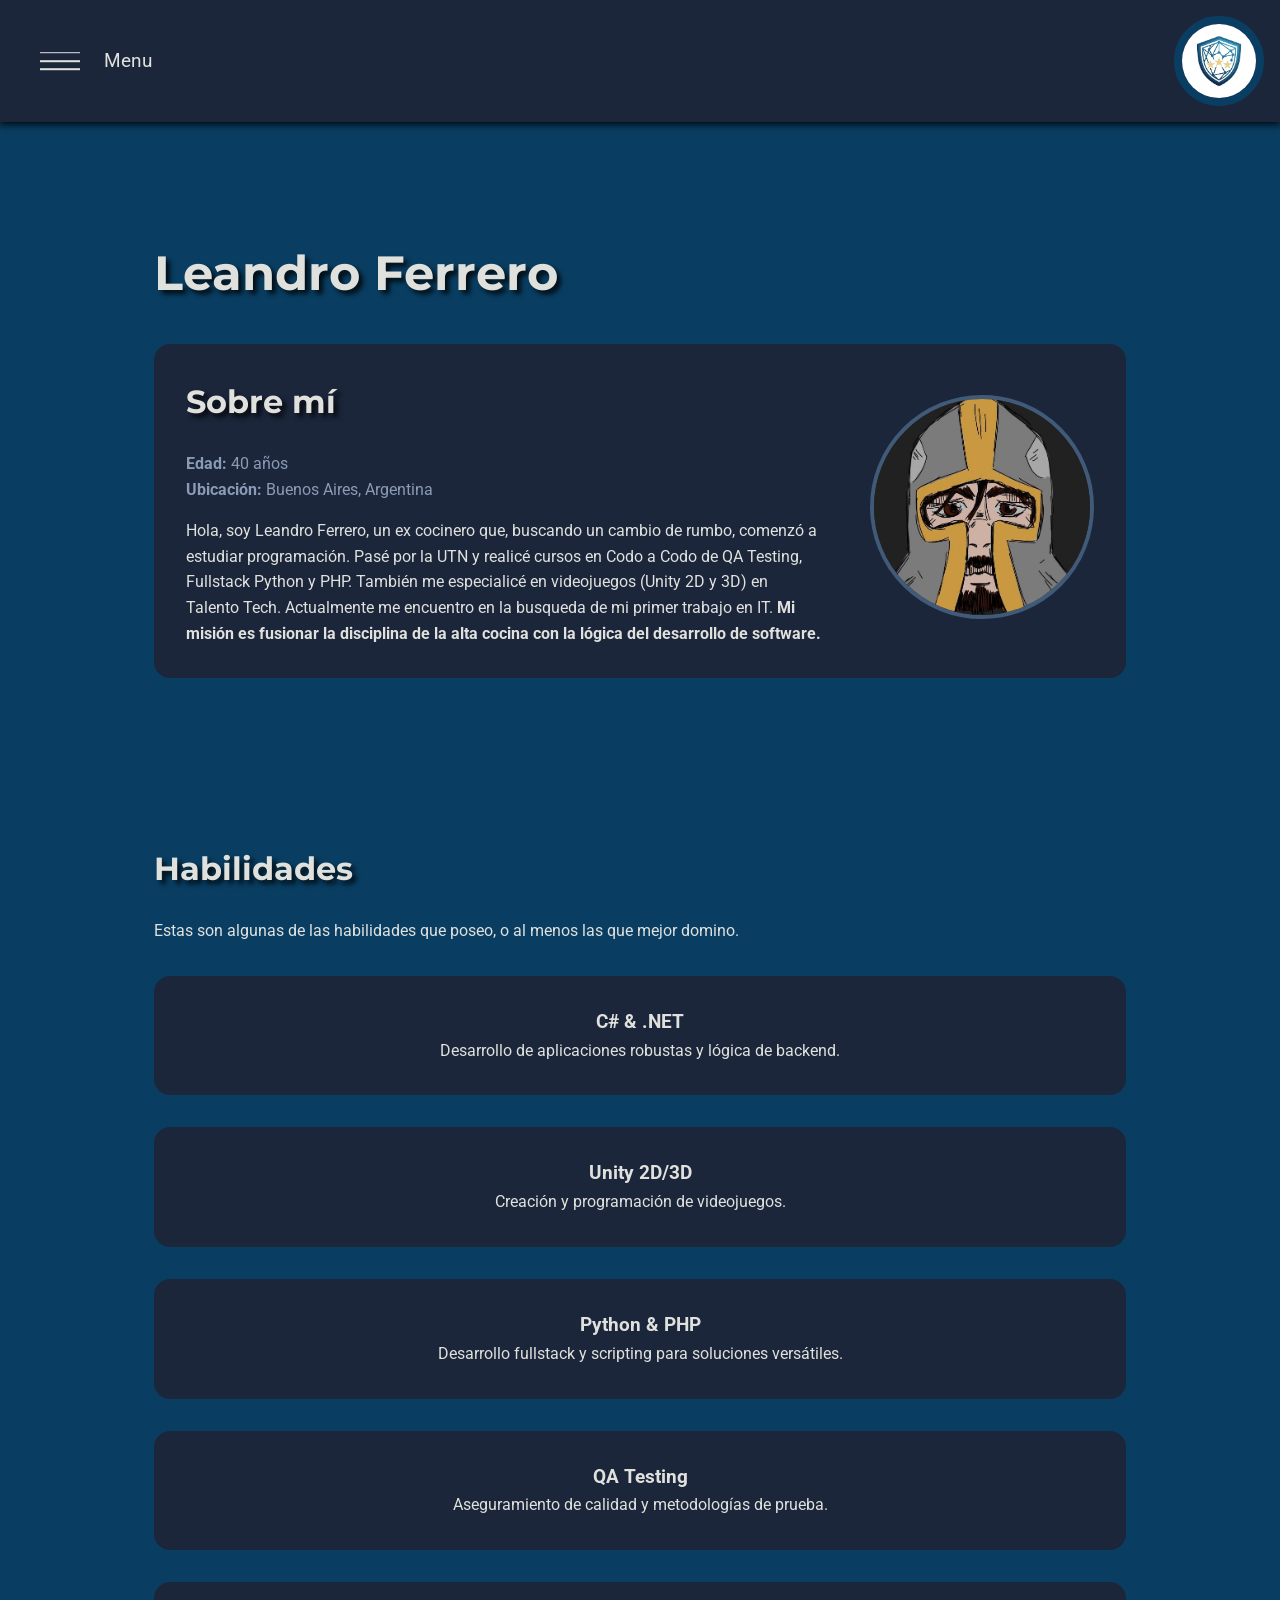
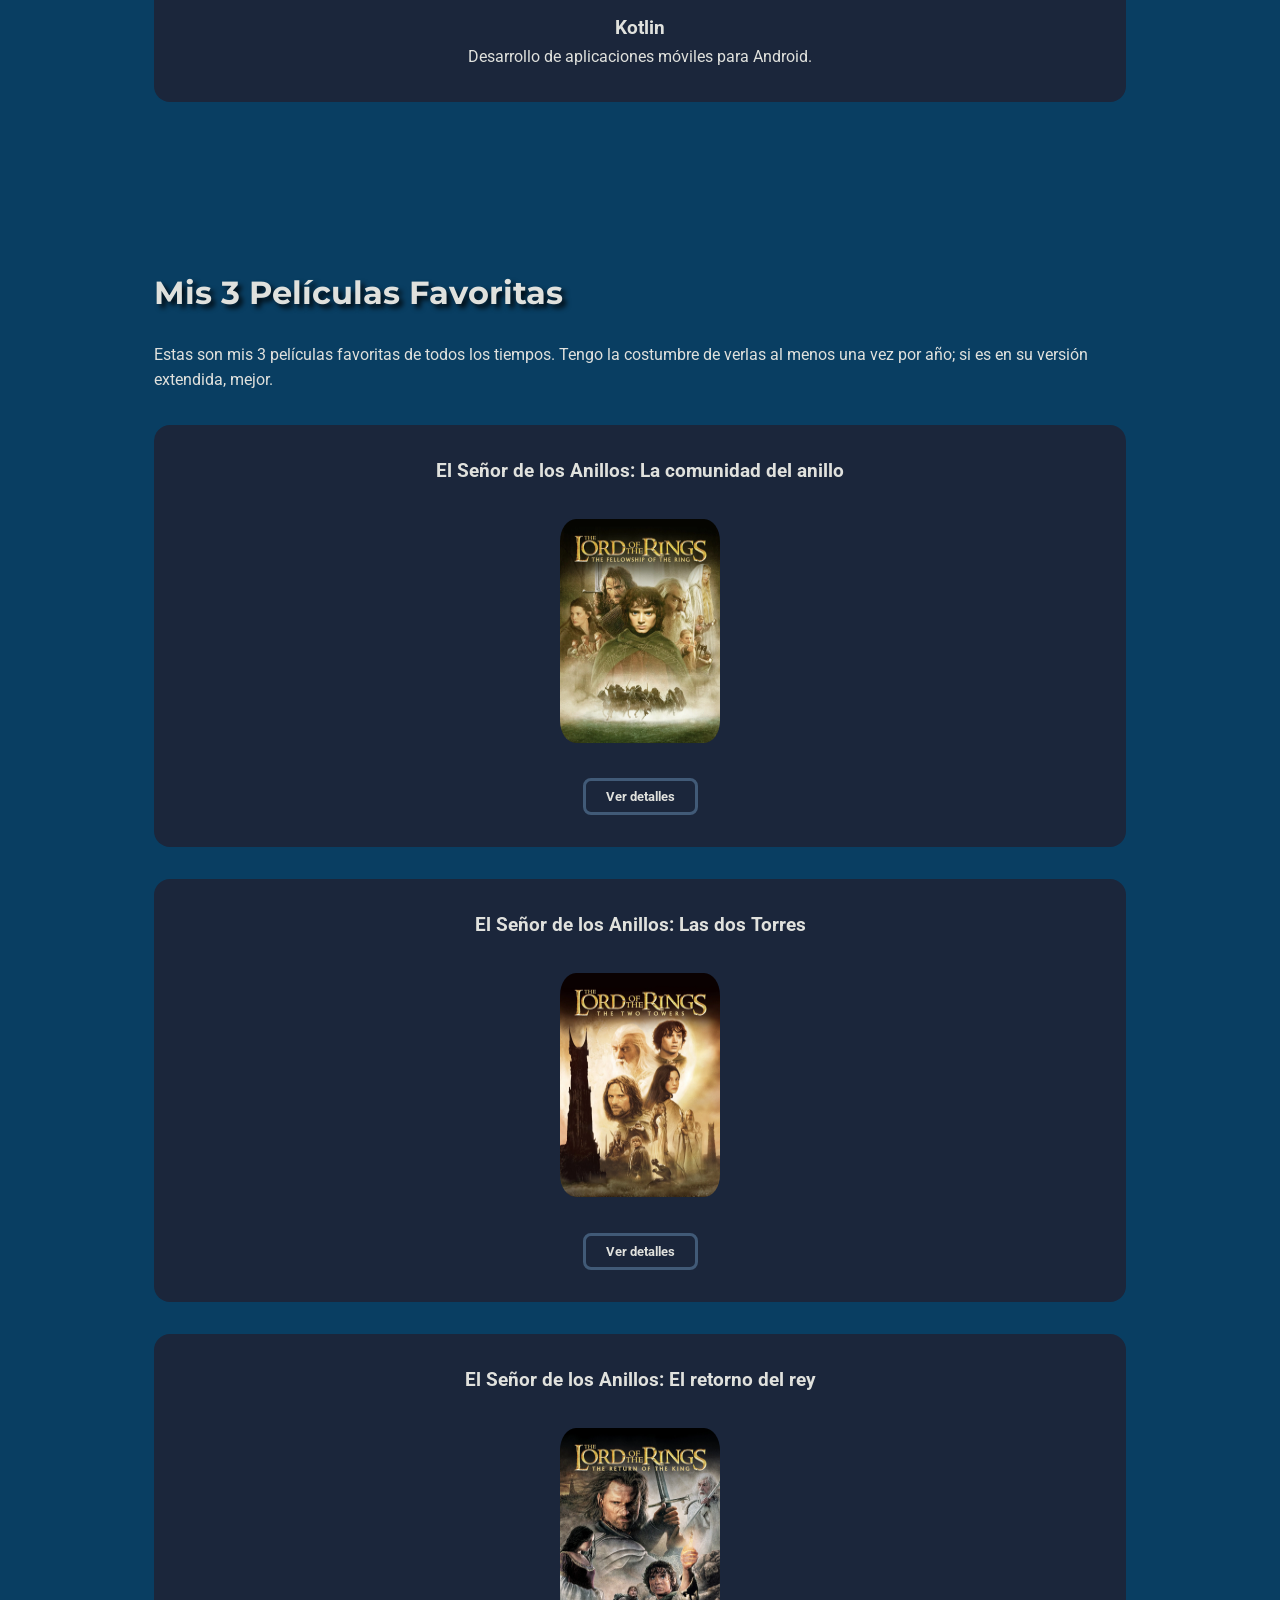
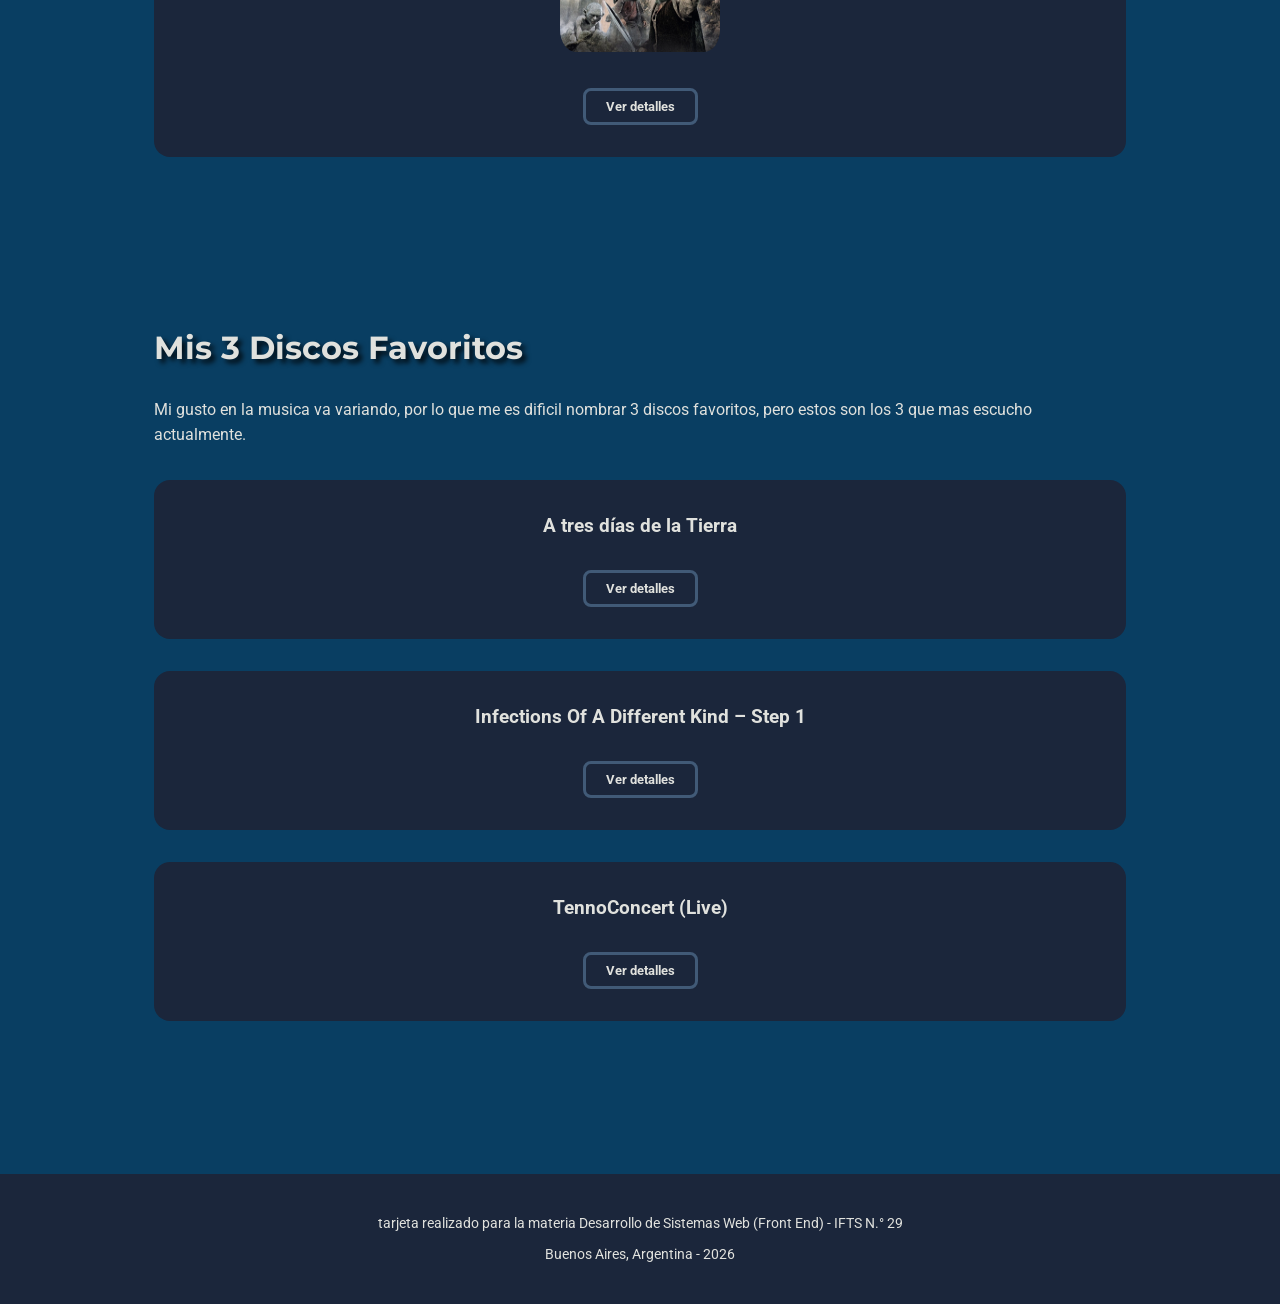
<file: leandro.html>
<!DOCTYPE html>
<html lang="es">
<head>
    <meta charset="UTF-8">
    <meta name="viewport" content="width=device-width, initial-scale=1.0"> 
    <link rel="icon" href="img/favicon.png" type="image/png">
    <link rel="preconnect" href="https://fonts.googleapis.com">
    <link rel="preconnect" href="https://fonts.gstatic.com" crossorigin>
    <link href="https://fonts.googleapis.com/css2?family=Montserrat:wght@700&family=Roboto:wght@400;500&display=swap" rel="stylesheet">
    <link rel="stylesheet" href="css/styles.css">
    <title>Equipo Orión: Leandro Ferrero</title>
</head>
<body>
    
    <div class="contenedor-superior">
        <header id="header" class="header">
            <div class="contenedor-menu-hamburguesa">
                <div class="menu-hamburguesa">
                    <div class="bar-ham bar-top"></div>
                    <div class="bar-ham bar-mid"></div>
                    <div class="bar-ham bar-bottom"></div>
                </div>
            </div>
            <a href="index.html"><img src="img/logo-orion.png" alt="Logo" class="logo-equipo"></a>
        </header>

        <nav id="navbar" class="navbar">
            <ul class="links-navegacion">
                <li><a href="./index.html" class="btn-nav">Inicio</a></li>
                <li><a href="./bitacora.html" class="btn-nav">Bitácora</a></li>
                <li><a href="./index.html#integrantes" class="btn-nav">Equipo</a></li>
				<li><a href="./index.html#metodologia" class="btn-nav">Metodologías</a></li>
				<li><a href="./index.html#tecnologias" class="btn-nav">Tecnologías</a></li>
                <li><a href="./index.html#proyectos-anteriores" class="btn-nav">Proyectos</a></li>
            </ul>
        </nav>
    </div>

    <main id="main" class="container">
        <!-- Sección Sobre Mí con estilo de tarjeta -->
        <section class="section-main">
            <article id="sobre-mi">
                <h1>Leandro Ferrero</h1>
                <div class="tarjeta-personal">
                    <div>
                        <h2>Sobre mí</h2>
                        <ul>
                            <li><strong>Edad:</strong> 40 años</li>
                            <li><strong>Ubicación:</strong> Buenos Aires, Argentina</li>
                        </ul>
                        <p>
                            Hola, soy Leandro Ferrero, un ex cocinero que, buscando un cambio de rumbo, comenzó a estudiar programación. 
                            Pasé por la UTN y realicé cursos en Codo a Codo de QA Testing, Fullstack Python y PHP. 
                            También me especialicé en videojuegos (Unity 2D y 3D) en Talento Tech. Actualmente me encuentro en la busqueda de mi primer trabajo en IT. 
                            <strong>Mi misión es fusionar la disciplina de la alta cocina con la lógica del desarrollo de software.</strong>
                        </p> 
                    </div>
                    <div class="avatar-container">
                        <img src="./img/leandro-avatar.jpg" alt="Avatar de Leandro Ferrero">
                    </div>
                </div>
            </article>
        </section>

		<section id="habilidades" class="section-main">
			<h2>Habilidades</h2>
			<p>Estas son algunas de las habilidades que poseo, o al menos las que mejor domino.</p>
			
			<!-- El contenedor que aplica el display: grid -->
			<div class="habilidades-grid">       
				<article class="tarjeta-item">
					<h3>C# & .NET</h3>
					<p>Desarrollo de aplicaciones robustas y lógica de backend.</p>
				</article>

				<article class="tarjeta-item">
					<h3>Unity 2D/3D</h3>
					<p>Creación y programación de videojuegos.</p>
				</article>

				<article class="tarjeta-item">
					<h3>Python & PHP</h3>
					<p>Desarrollo fullstack y scripting para soluciones versátiles.</p>
				</article>

				<article class="tarjeta-item">
					<h3>QA Testing</h3>
					<p>Aseguramiento de calidad y metodologías de prueba.</p>
				</article>

				<article class="tarjeta-item">
					<h3>Kotlin</h3>
					<p>Desarrollo de aplicaciones móviles para Android.</p>
				</article>
			</div>
		</section>

        <!-- Películas Favoritas -->
        <section id="peliculas-favoritas" class="section-main">
            <h2>Mis 3 Películas Favoritas</h2>
            <p>
                Estas son mis 3 películas favoritas de todos los tiempos. Tengo la costumbre de verlas al menos una vez por año; si es en su versión extendida, mejor.                    
            </p>
            
            <div class="peliculas-grid">
                <article class="tarjeta-item">
                    <h3>El Señor de los Anillos: La comunidad del anillo</h3>  
                    <div class="contenedor-imagen-pelicula">
                        <img src="img/comunidad-del-anillo.webp" alt="Imagen pelicula El Señor de los Anillos: La comunidad del anillo" class="imagen-pelicula">
                    </div>
                    <div class="detalle-tarjeta">
                        <p>
                            Un joven hobbit llamado <strong>Frodo Bolsón</strong> recibe un anillo con el poder de dominar la Tierra Media. 
                            Junto a ocho compañeros de distintas razas, inicia una épica travesía hacia el <strong>Monte del Destino</strong> 
                            para destruir el artefacto y salvar a la Tierra Media de la oscuridad de Sauron.
                        </p>
                    </div>
                    <button class="boton-detalles">Ver detalles</button>
                </article>
                
                <article class="tarjeta-item">
                    <h3>El Señor de los Anillos: Las dos Torres</h3>
                    <div class="contenedor-imagen-pelicula">
                        <img src="img/las-dos-torres.webp" alt="Imagen pelicula El Señor de los Anillos: Las dos Torres" class="imagen-pelicula">
                    </div>
                    <div class="detalle-tarjeta">
                        <p>
                            Con la Comunidad fragmentada, Frodo y Sam continúan su peligroso camino hacia <strong>Mordor</strong> guiados por la criatura Gollum. 
                            Mientras tanto, Aragorn, Legolas y Gimli se preparan para defender el reino de Rohan en la legendaria batalla del 
                            <strong>Abismo de Helm</strong> contra las hordas de Saruman.
                        </p>
                    </div>
                    <button class="boton-detalles">Ver detalles</button>
                </article>
                
                <article class="tarjeta-item">
                    <h3>El Señor de los Anillos: El retorno del rey</h3>
                    <div class="contenedor-imagen-pelicula">
                        <img src="img/el-retorno-del-rey.webp" alt="Imagen pelicula El Señor de los Anillos: El retorno del rey" class="imagen-pelicula">
                    </div>
                    <div class="detalle-tarjeta">
                        <p>
                            La batalla final por la Tierra Media comienza. Mientras las fuerzas de Sauron asedian <strong>Minas Tirith</strong>, 
                            Aragorn debe reclamar su trono para liderar a los hombres en una lucha desesperada. Al mismo tiempo, Frodo y Sam alcanzan los fuegos del Monte del Destino para el desenlace de su misión.
                        </p>
                    </div>
                    <button class="boton-detalles">Ver detalles</button>
                </article>
            </div>
        </section>  

        <section id="tarjetas-anteriores" class="section-main">
            <h2>Mis 3 Discos Favoritos</h2>
            <p>
                Mi gusto en la musica va variando, por lo que me es dificil nombrar 3 discos favoritos, pero estos son los 3 que mas escucho actualmente.
            </p>
            <div class="discos-grid">
                <article class="tarjeta-item">
                    <h3>A tres días de la Tierra</h3>  
                    <div class="detalle-tarjeta">
                        <ul>
                            <li><strong>Artista:</strong> Eruca Sativa</li>
                            <li><strong>Año:</strong> 2025</li>
                        </ul>
                    </div>
                    <button class="boton-detalles">Ver detalles</button>
                </article>
                
                <article class="tarjeta-item">
                    <h3>Infections Of A Different Kind – Step 1</h3>  
                    <div class="detalle-tarjeta">
                        <ul>
                            <li><strong>Artista:</strong> Aurora</li>
                            <li><strong>Año:</strong> 2018</li>
                        </ul>
                    </div>
                    <button class="boton-detalles">Ver detalles</button>
                </article>
                
                <article class="tarjeta-item">
                    <h3>TennoConcert (Live)</h3>  
                    <div class="detalle-tarjeta">
                        <ul>
                            <li><strong>Artista:</strong> Warframe y Matthew Chalmers</li>
                            <li><strong>Año:</strong> 2025</li>
                        </ul>
                    </div>
                    <button class="boton-detalles">Ver detalles</button>
                </article>
            </div>
        </section>       
    </main>
    
    <footer class="main-footer">
        <div>
            <p>tarjeta realizado para la materia Desarrollo de Sistemas Web (Front End) - IFTS N.° 29</p>
            <p>Buenos Aires, Argentina - 2026</p>
        </div>
    </footer>

    <script src="./js/desplegable.js"></script>
    <script src="./js/menu-hamburguesa.js"></script>
</body>
</html>
</file>
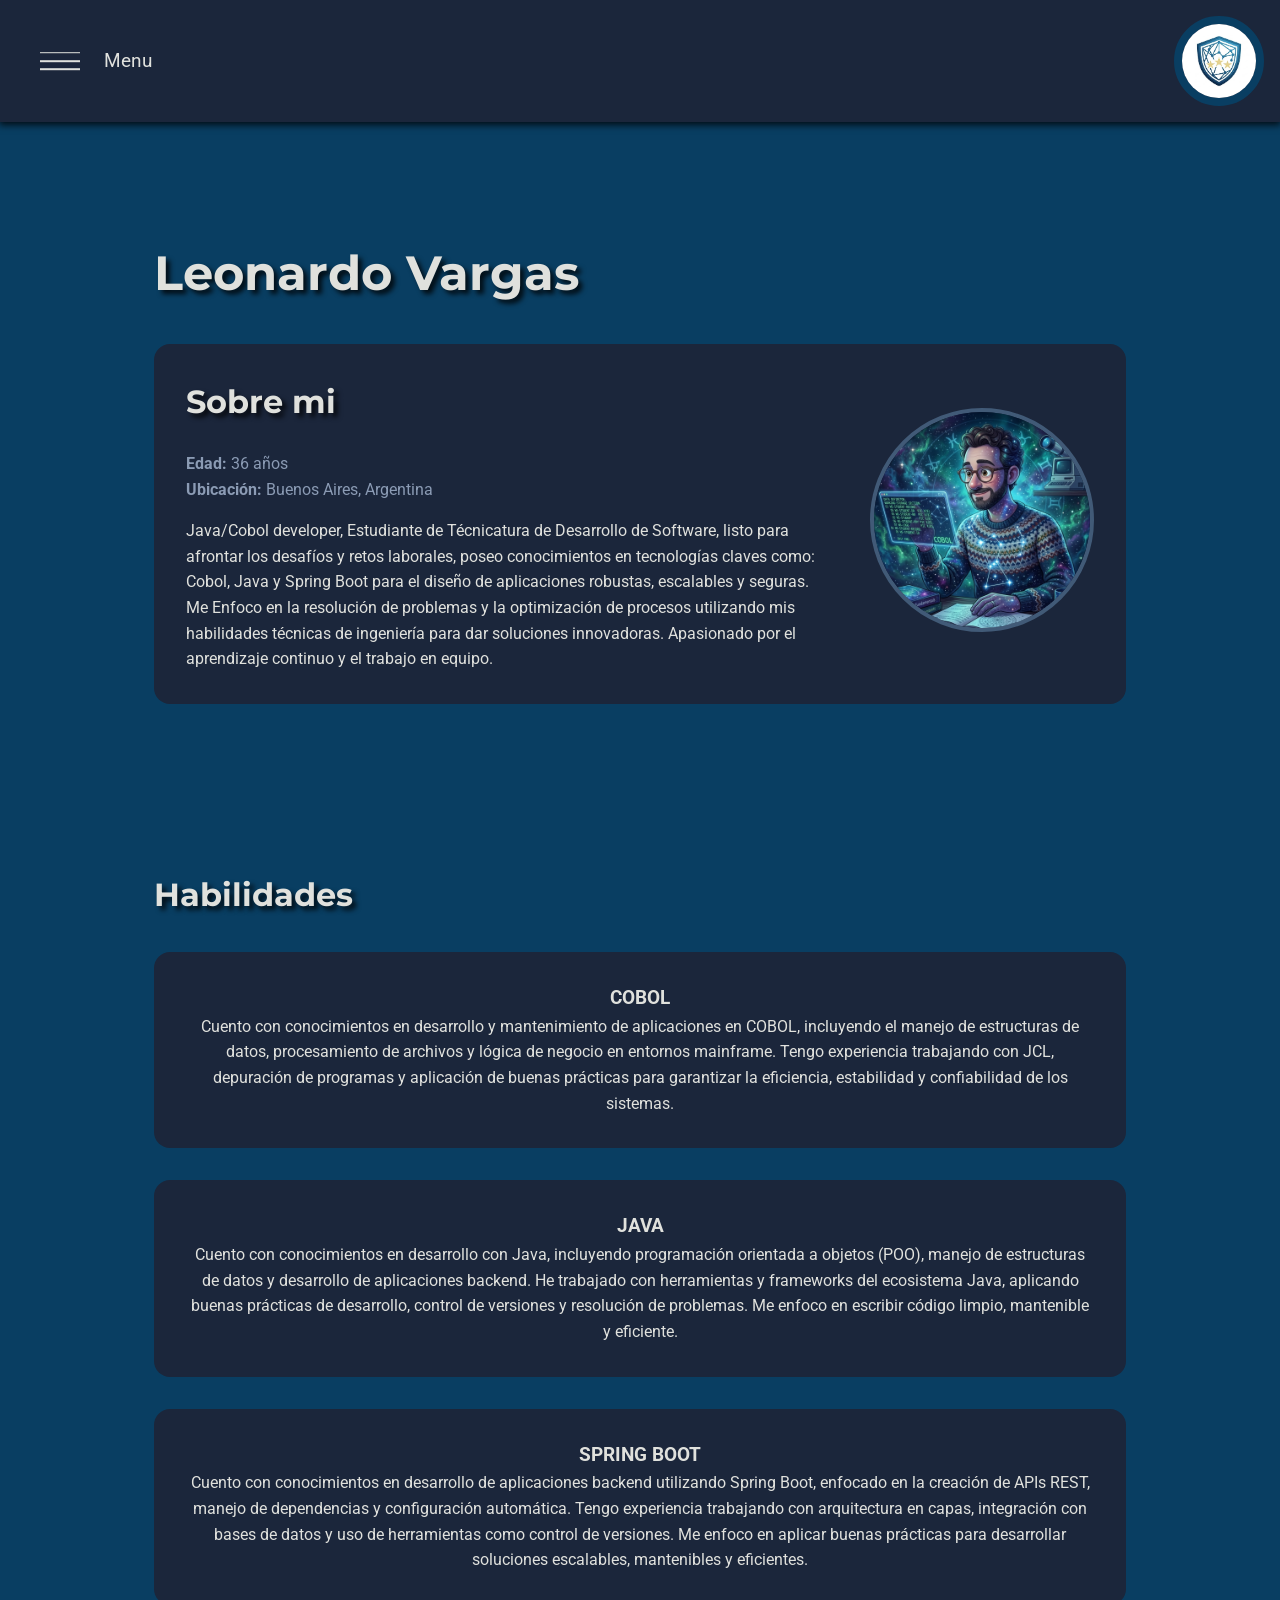
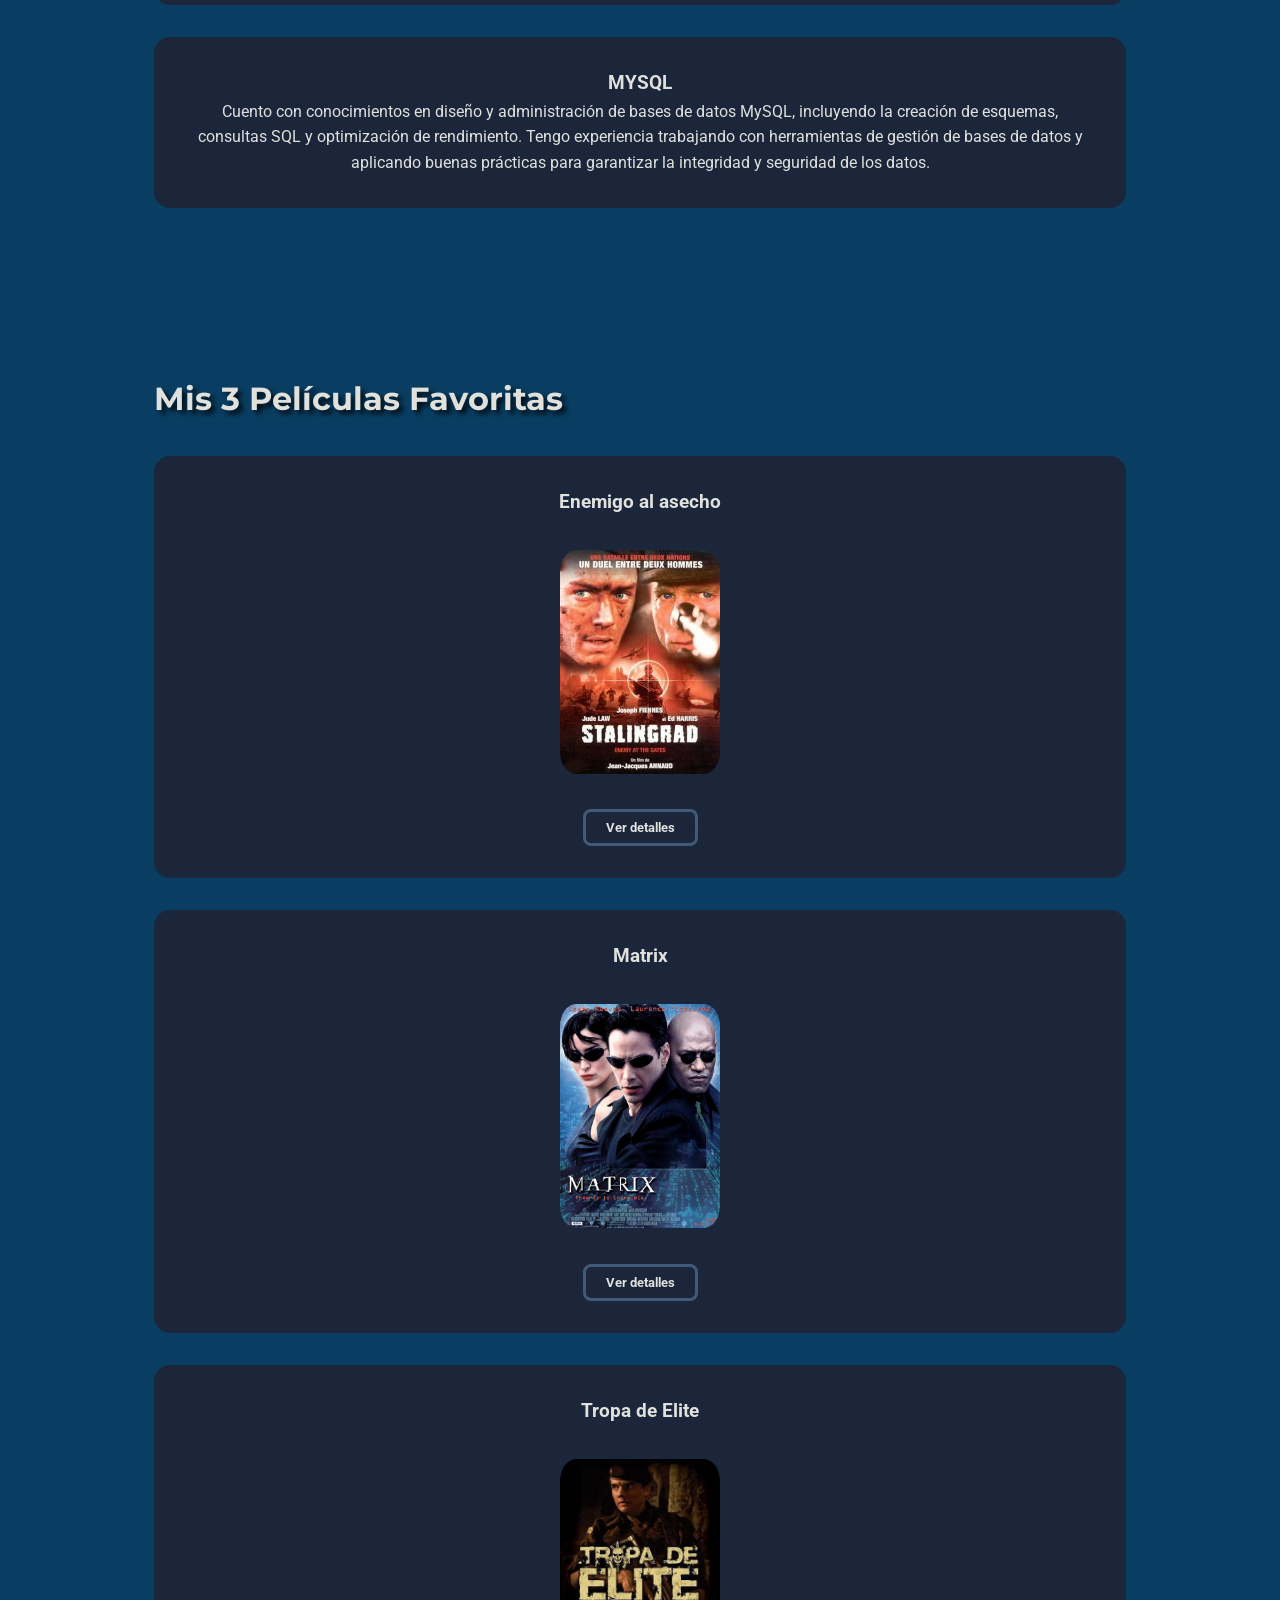
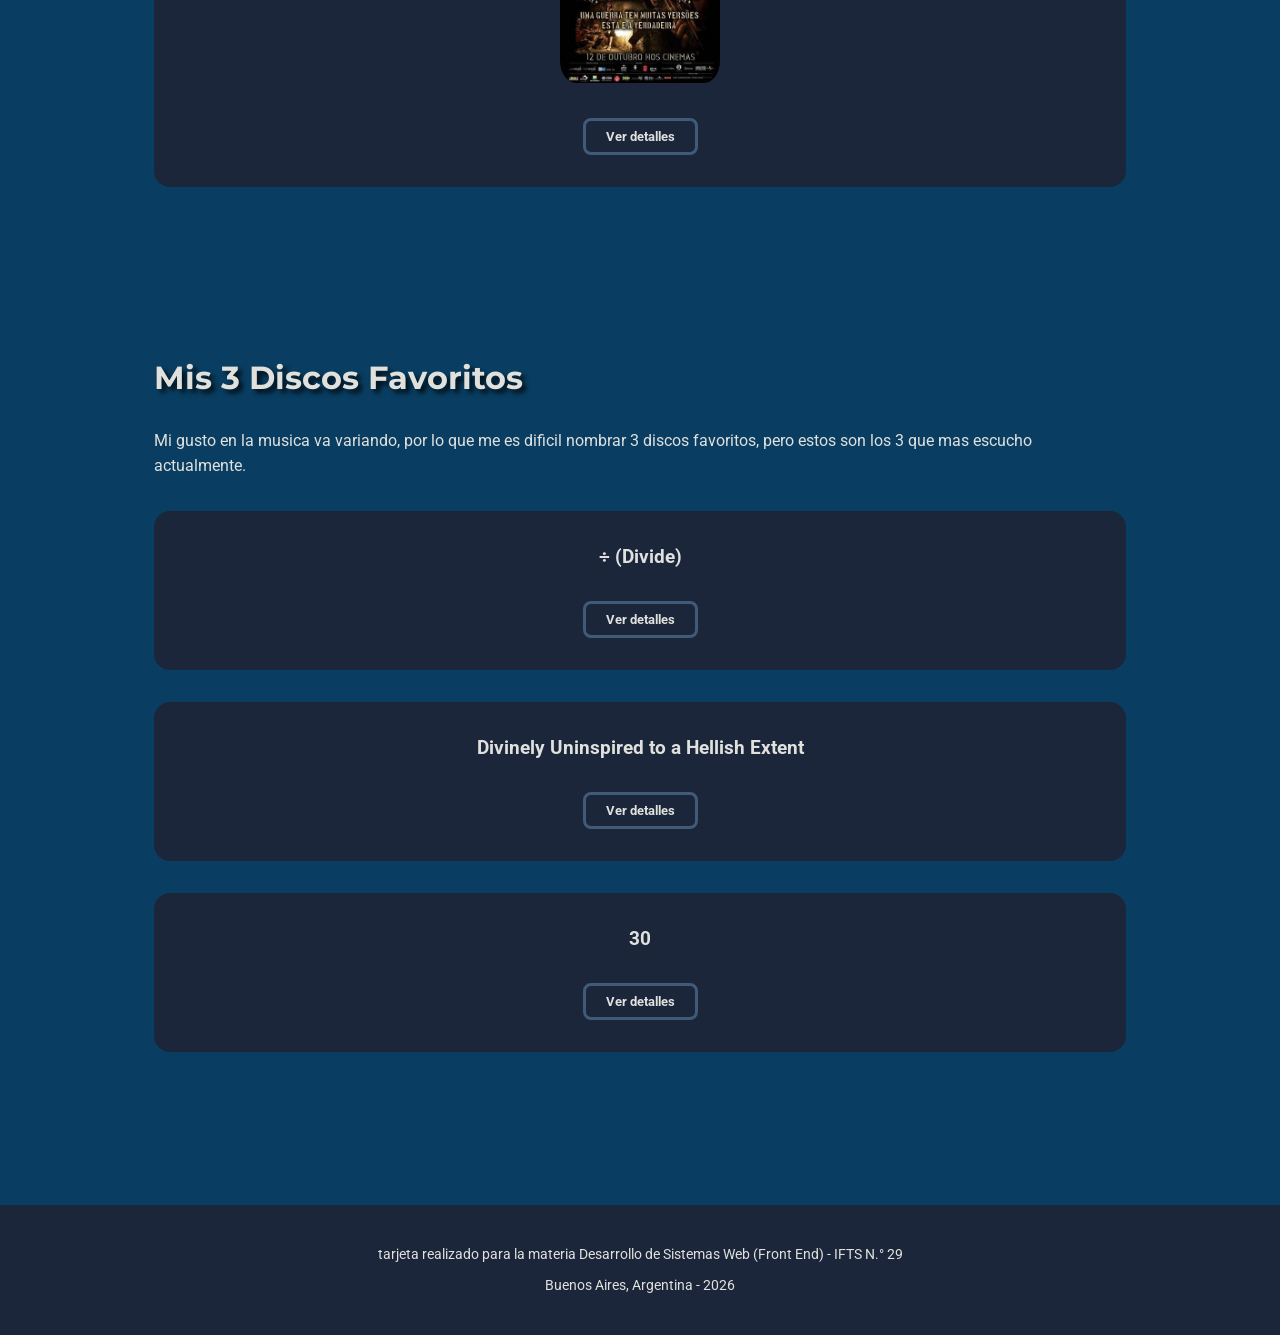
<file: leonardo.html>
<!DOCTYPE html>
<html lang="es">
<head>
    <meta charset="UTF-8">
    <meta name="viewport" content="width=device-width, initial-scale=1.0"> 
    <link rel="icon" href="img/favicon.png" type="image/png">
    <link rel="preconnect" href="https://fonts.googleapis.com">
    <link rel="preconnect" href="https://fonts.gstatic.com" crossorigin>
    <link href="https://fonts.googleapis.com/css2?family=Montserrat:wght@700&family=Roboto:wght@400;500&display=swap" rel="stylesheet">
    <link rel="stylesheet" href="css/styles.css">
    <title>Equipo Orión: Leonardo Vargas</title>
</head>
<body>
    
    <div class="contenedor-superior">
        <header id="header" class="header">
            <div class="contenedor-menu-hamburguesa">
                <div class="menu-hamburguesa">
                    <div class="bar-ham bar-top"></div>
                    <div class="bar-ham bar-mid"></div>
                    <div class="bar-ham bar-bottom"></div>
                </div>
            </div>
            <a href="index.html"><img src="img/logo-orion.png" alt="Logo" class="logo-equipo"></a>
        </header>

        <nav id="navbar" class="navbar">
            <ul class="links-navegacion">
                <li><a href="./index.html" class="btn-nav">Inicio</a></li>
                <li><a href="./bitacora.html" class="btn-nav">Bitácora</a></li>
                <li><a href="./index.html#integrantes" class="btn-nav">Equipo</a></li>
				<li><a href="./index.html#metodologia" class="btn-nav">Metodologías</a></li>
				<li><a href="./index.html#tecnologias" class="btn-nav">Tecnologías</a></li>
                <li><a href="./index.html#proyectos-anteriores" class="btn-nav">Proyectos</a></li>
            </ul>
        </nav>
    </div>

    <main id="main" class="container">
        <!-- Sección Sobre Mí con estilo de tarjeta -->
        <section class="section-main">
            <article id="sobre-mi">
                <h1>Leonardo Vargas</h1>
                <div class="tarjeta-personal">
                    <div>
                        <h2>Sobre mi</h2>
                        <ul>
                            <li><strong>Edad:</strong> 36 años</li>
                            <li><strong>Ubicación:</strong> Buenos Aires, Argentina</li>
                        </ul>
                        <p>
                            Java/Cobol developer, Estudiante de
                            Técnicatura de Desarrollo de Software,
                            listo para afrontar los desafíos y retos
                            laborales, poseo conocimientos en
                            tecnologías claves como: Cobol, Java y
                            Spring Boot para el diseño de aplicaciones
                            robustas, escalables y seguras. Me Enfoco
                            en la resolución de problemas y la
                            optimización de procesos utilizando mis
                            habilidades técnicas de ingeniería para dar
                            soluciones innovadoras. Apasionado por el
                            aprendizaje continuo y el trabajo en
                            equipo.
            
                        </p> 
                    </div>
                    <div class="avatar-container">
                        <img src="./img/leo.png" alt="Avatar de Leonardo Vargas">
                    </div>
                </div>
            </article>
        </section>

        <section id="habilidades" class="section-main">
            <h2>Habilidades</h2>
            
            <!-- El contenedor que aplica el display: grid -->
            <div class="habilidades-grid">  
                <article class="tarjeta-item">
                    <h3>COBOL</h3>
                    <p>Cuento con conocimientos en desarrollo y mantenimiento de aplicaciones en COBOL, incluyendo el manejo de estructuras de datos, procesamiento de archivos y lógica de negocio en entornos mainframe. Tengo experiencia trabajando con JCL, depuración de programas y aplicación de buenas prácticas para garantizar la eficiencia, estabilidad y confiabilidad de los sistemas.</p>
                </article>     
                <article class="tarjeta-item">
                    <h3>JAVA</h3>
                    <p>Cuento con conocimientos en desarrollo con Java, incluyendo programación orientada a objetos (POO), manejo de estructuras de datos y desarrollo de aplicaciones backend. He trabajado con herramientas y frameworks del ecosistema Java, aplicando buenas prácticas de desarrollo, control de versiones y resolución de problemas. Me enfoco en escribir código limpio, mantenible y eficiente.</p>
                </article>

                <article class="tarjeta-item">
                    <h3>SPRING BOOT</h3>
                    <p>Cuento con conocimientos en desarrollo de aplicaciones backend utilizando Spring Boot, enfocado en la creación de APIs REST, manejo de dependencias y configuración automática. Tengo experiencia trabajando con arquitectura en capas, integración con bases de datos y uso de herramientas como control de versiones. Me enfoco en aplicar buenas prácticas para desarrollar soluciones escalables, mantenibles y eficientes.</p>
                </article>

                <article class="tarjeta-item">
                    <h3>MYSQL</h3>
                    <p>Cuento con conocimientos en diseño y administración de bases de datos MySQL, incluyendo la creación de esquemas, consultas SQL y optimización de rendimiento. Tengo experiencia trabajando con herramientas de gestión de bases de datos y aplicando buenas prácticas para garantizar la integridad y seguridad de los datos.</p>
                </article>

            
            </div>
        </section>

        <!-- Películas Favoritas -->
        <section id="peliculas-favoritas" class="section-main">
            <h2>Mis 3 Películas Favoritas</h2>

            <div class="peliculas-grid">
                <article class="tarjeta-item">
                    <h3>Enemigo al asecho</h3>  
                    <div class="contenedor-imagen-pelicula">
                        <img src="img/enemigo.jpg" alt="Imagen pelicula Enemigo al asecho" class="imagen-pelicula">
                    </div>
                    <div class="detalle-tarjeta">
                        <p>
                            Un enemigo oculto acecha al protagonista,
                            generando tensión y miedo constante mientras espera el momento de atacar.
                        </p>
                    </div>
                    <button class="boton-detalles">Ver detalles</button>
                </article>

                <article class="tarjeta-item">
                    <h3>Matrix</h3>  
                    <div class="contenedor-imagen-pelicula">
                        <img src="img/matrix.jpg" alt="Imagen pelicula Matrix" class="imagen-pelicula">
                    </div>
                    <div class="detalle-tarjeta">
                        <p>
                            Un hacker descubre la realidad simulada y lucha contra máquinas 
                            que controlan a la humanidad.
                        </p>
                    </div>
                    <button class="boton-detalles">Ver detalles</button>
                </article>

                <article class="tarjeta-item">
                    <h3>Tropa de Elite</h3>  
                    <div class="contenedor-imagen-pelicula">
                        <img src="img/tropa.jpg" alt="Imagen pelicula Tropa de Elite" class="imagen-pelicula">
                    </div>
                    <div class="detalle-tarjeta">
                        <p>
                            Un grupo policial combate el crimen en favelas, enfrentando corrupción,
                            violencia y decisiones extremas.
                        </p>
                    </div>
                    <button class="boton-detalles">Ver detalles</button>  
                </article>
            </div>
        </section>  

         <section id="tarjetas-anteriores" class="section-main">
			<h2>Mis 3 Discos Favoritos</h2>
			<p>
				Mi gusto en la musica va variando, por lo que me es dificil nombrar 3 discos favoritos, pero estos son los 3 que mas escucho actualmente.
			</p>
			<div class="discos-grid">
				<article class="tarjeta-item">
					<h3>÷ (Divide)</h3>  
					<div class="detalle-tarjeta">
						<ul>
							<li><strong>Artista:</strong> Ed Sheeran</li>
							<li><strong>Año:</strong> 2017</li>
						</ul>
					</div>
					<button class="boton-detalles">Ver detalles</button>
				</article>
				
				<article class="tarjeta-item">
					<h3>Divinely Uninspired to a Hellish Extent</h3>  
					<div class="detalle-tarjeta">
						<ul>
							<li><strong>Artista:</strong> Lewis Capaldi</li>
							<li><strong>Año:</strong> 2019</li>
						</ul>
					</div>
					<button class="boton-detalles">Ver detalles</button>
				</article>
				
				<article class="tarjeta-item">
					<h3>30</h3>  
					<div class="detalle-tarjeta">
						<ul>
							<li><strong>Artista:</strong> Adele</li>
							<li><strong>Año:</strong> 2021</li>
						</ul>
					</div>
					<button class="boton-detalles">Ver detalles</button>
				</article>
			</div>
		</section>
       
    </main>
    
    <footer class="main-footer">
        <div>
            <p>tarjeta realizado para la materia Desarrollo de Sistemas Web (Front End) - IFTS N.° 29</p>
            <p>Buenos Aires, Argentina - 2026</p>
        </div>
    </footer>

    <script src="./js/desplegable.js"></script>
    <script src="./js/menu-hamburguesa.js"></script>
</body>
</html>
</file>
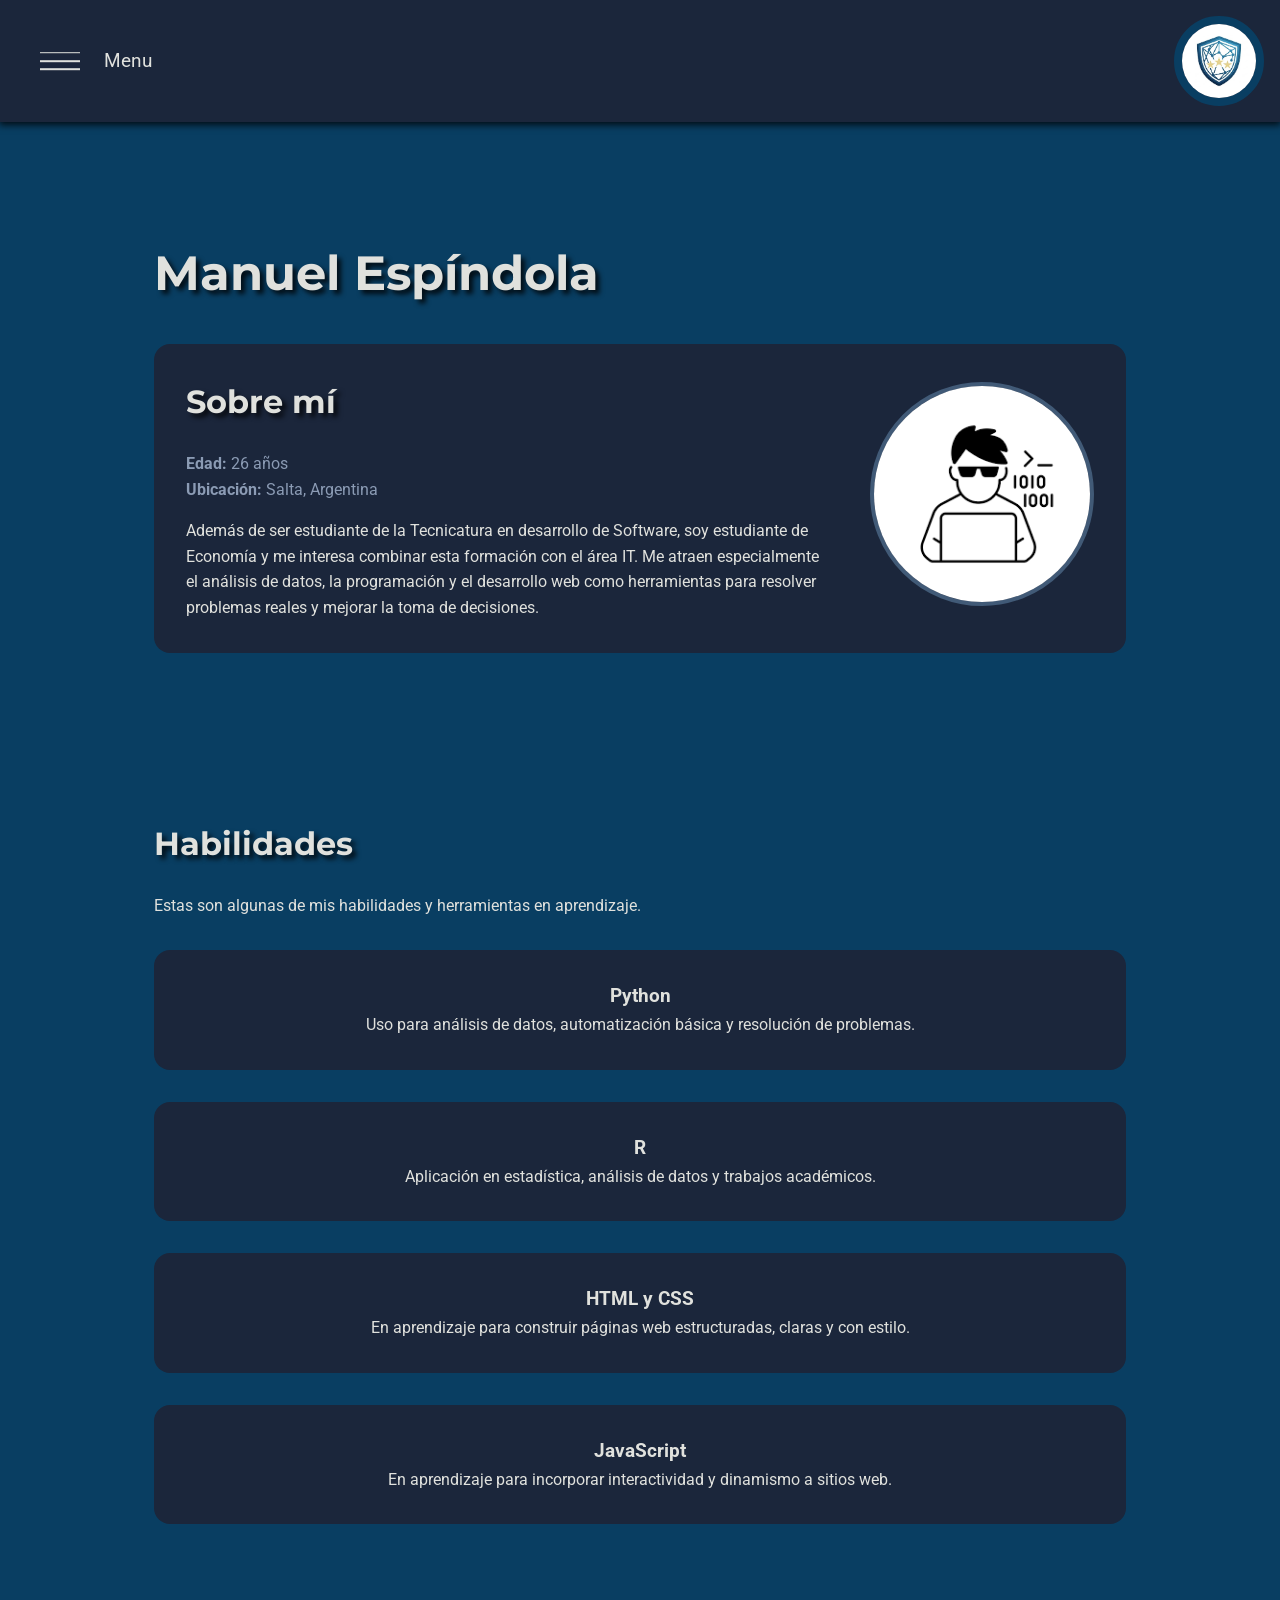
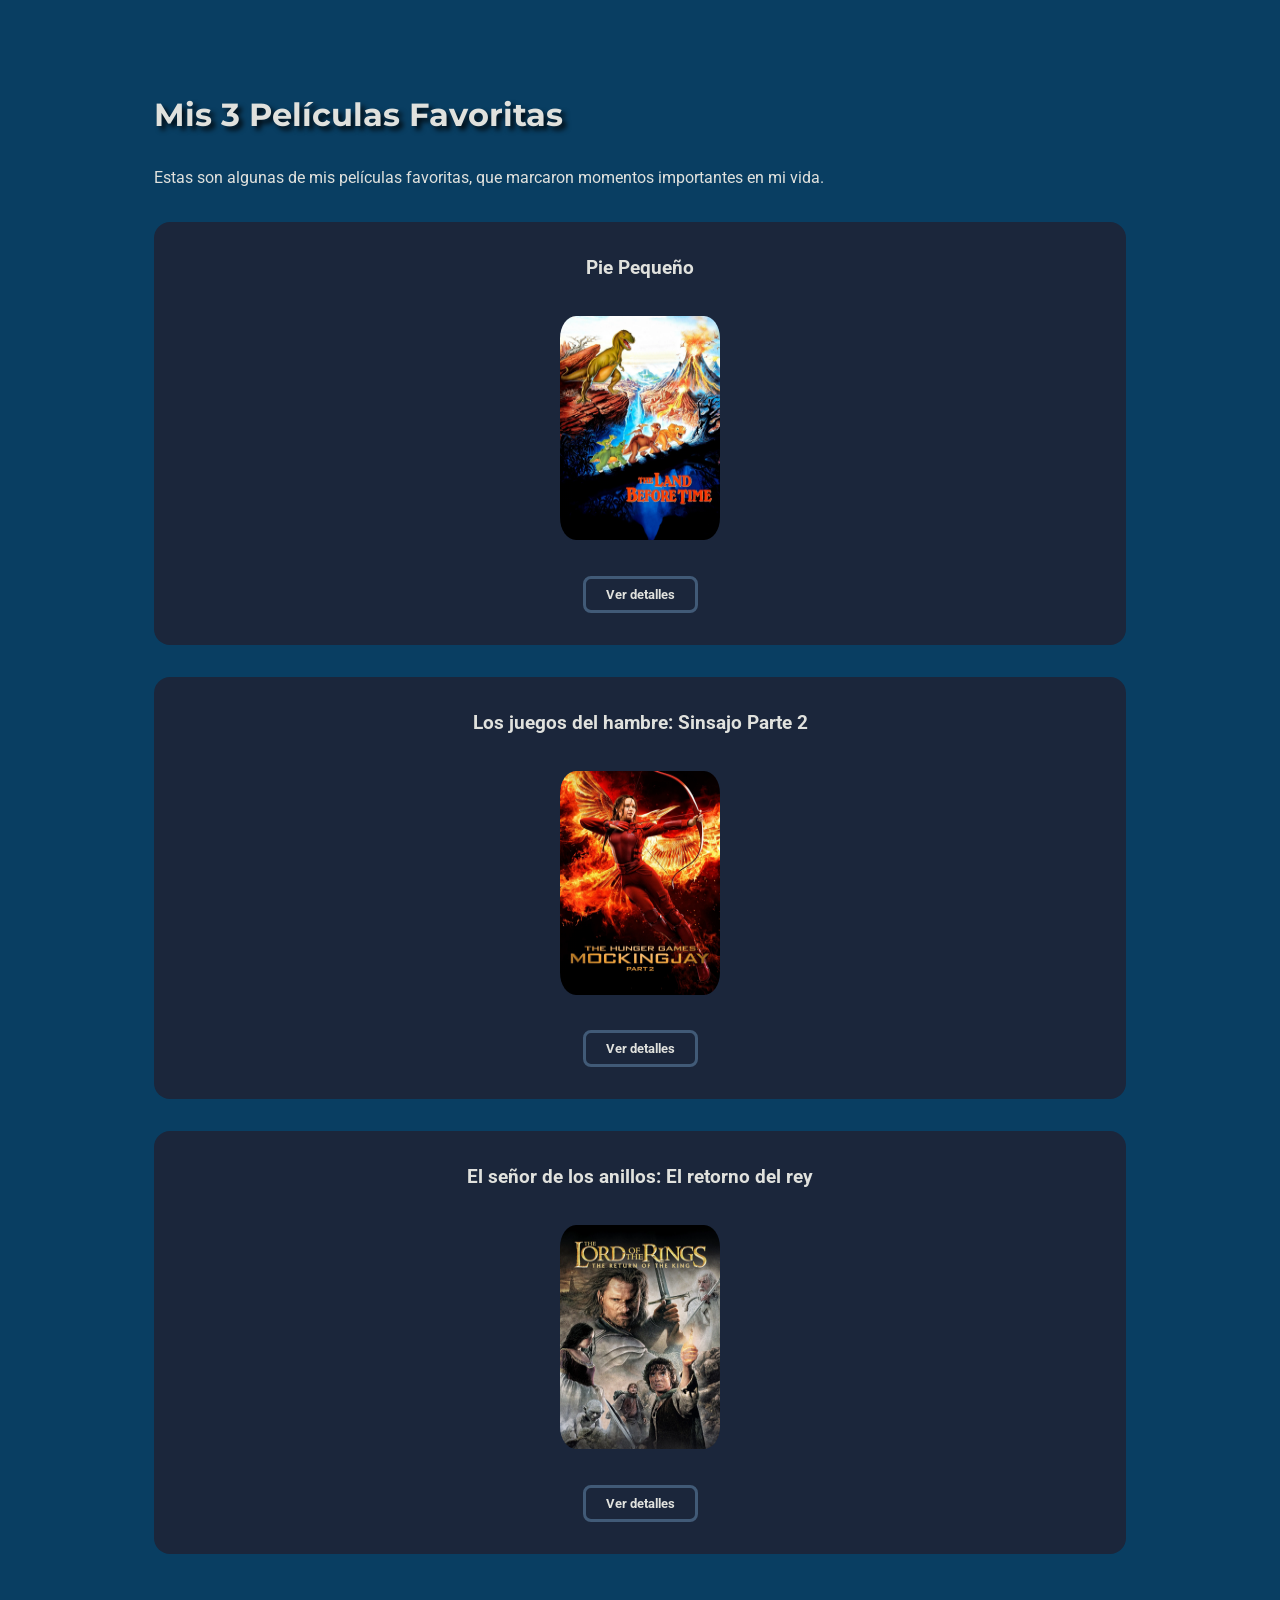
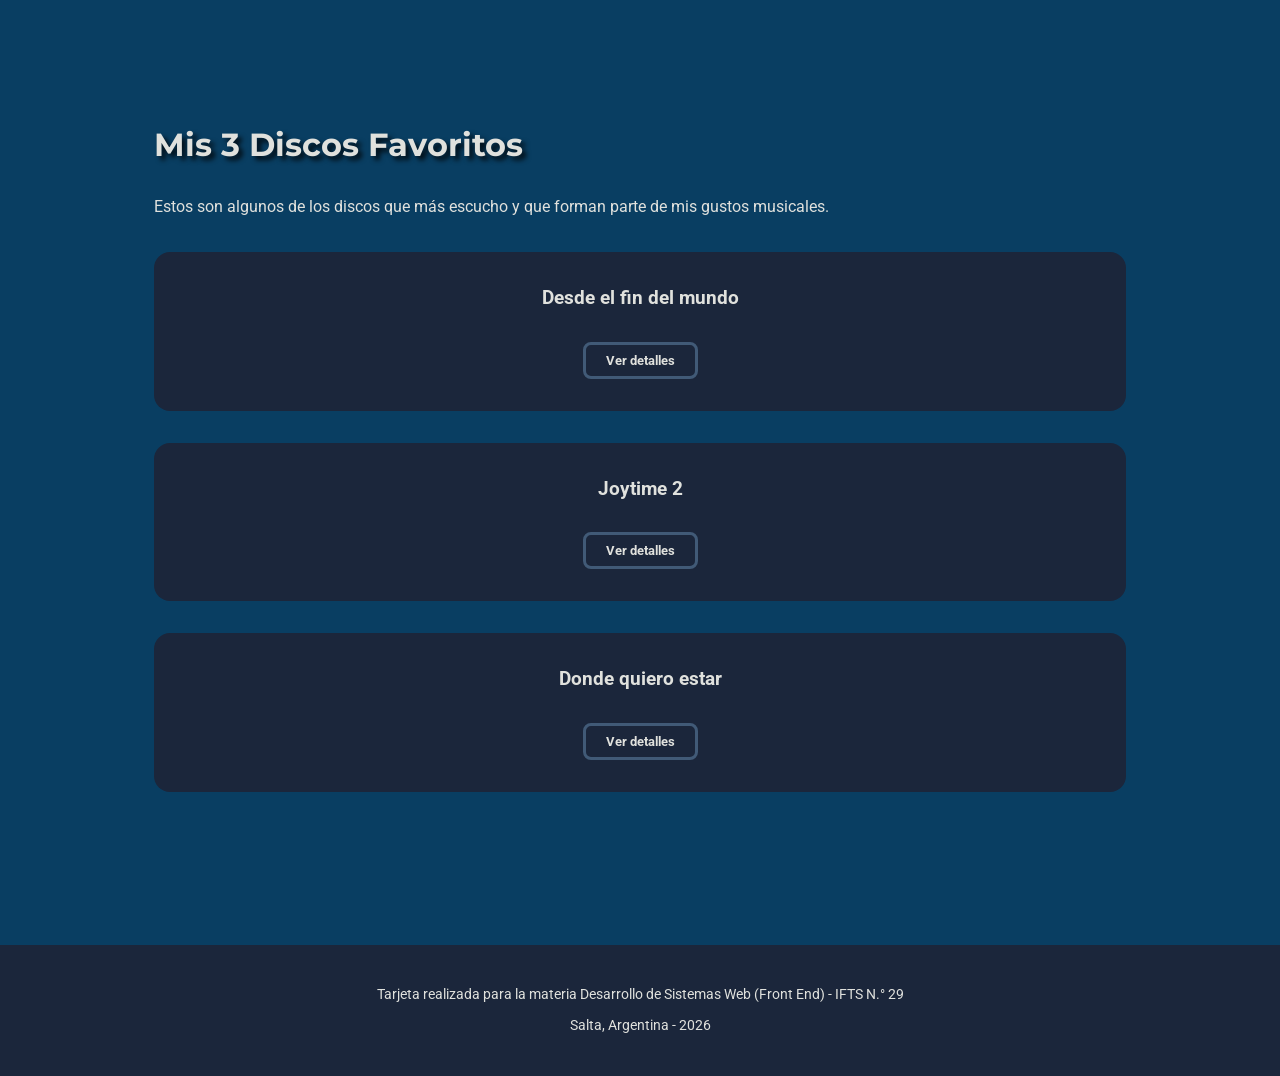
<file: manuel.html>
<!DOCTYPE html>
<html lang="es">
<head>
	<meta charset="UTF-8">
	<meta name="viewport" content="width=device-width, initial-scale=1.0"> 
	<link rel="icon" href="img/favicon.png" type="image/png">
	<link rel="preconnect" href="https://fonts.googleapis.com">
	<link rel="preconnect" href="https://fonts.gstatic.com" crossorigin>
	<link href="https://fonts.googleapis.com/css2?family=Montserrat:wght@700&family=Roboto:wght@400;500&display=swap" rel="stylesheet">
	<link rel="stylesheet" href="css/styles.css">
	<title>Equipo Orión: Manuel Espíndola</title>
</head>
<body>

    <div class="contenedor-superior">
        <header id="header" class="header">
            <div class="contenedor-menu-hamburguesa">
                <div class="menu-hamburguesa">
                    <div class="bar-ham bar-top"></div>
                    <div class="bar-ham bar-mid"></div>
                    <div class="bar-ham bar-bottom"></div>
                </div>
            </div>
            <a href="index.html"><img src="img/logo-orion.png" alt="Logo" class="logo-equipo"></a>
        </header>

        <nav id="navbar" class="navbar">
            <ul class="links-navegacion">
                <li><a href="./index.html" class="btn-nav">Inicio</a></li>
                <li><a href="./bitacora.html" class="btn-nav">Bitácora</a></li>
                <li><a href="./index.html#integrantes" class="btn-nav">Equipo</a></li>
				<li><a href="./index.html#metodologia" class="btn-nav">Metodologías</a></li>
				<li><a href="./index.html#tecnologias" class="btn-nav">Tecnologías</a></li>
                <li><a href="./index.html#proyectos-anteriores" class="btn-nav">Proyectos</a></li>
            </ul>
        </nav>
    </div>

  	<main id="main" class="container">

		<section class="section-main">
			<article id="sobre-mi">
				<h1>Manuel Espíndola</h1>
				<div class="tarjeta-personal">
					<div>
						<h2>Sobre mí</h2>
						<ul>
						<li><strong>Edad:</strong> 26 años</li>
						<li><strong>Ubicación:</strong> Salta, Argentina</li>
						</ul>
						<p>
						Además de ser estudiante de la Tecnicatura en desarrollo de Software, 
						soy estudiante de Economía y me interesa combinar esta formación con el área IT.
						Me atraen especialmente el análisis de datos, la programación y el desarrollo web
						como herramientas para resolver problemas reales y mejorar la toma de decisiones.
						</p>
					</div>
					<div class="avatar-container">
						<img src="./img/manu.png" alt="Avatar de Manuel Espíndola">
					</div>
				</div>
			</article>
		</section>

		<section id="habilidades" class="section-main">
			<h2>Habilidades</h2>
			<p>Estas son algunas de mis habilidades y herramientas en aprendizaje.</p>

			<div class="habilidades-grid">
					<article class="tarjeta-item">
						<h3>Python</h3>
						<p>Uso para análisis de datos, automatización básica y resolución de problemas.</p>
					</article>

					<article class="tarjeta-item">
						<h3>R</h3>
						<p>Aplicación en estadística, análisis de datos y trabajos académicos.</p>
					</article>

					<article class="tarjeta-item">
						<h3>HTML y CSS</h3>
						<p>En aprendizaje para construir páginas web estructuradas, claras y con estilo.</p>
					</article>

					<article class="tarjeta-item">
						<h3>JavaScript</h3>
						<p>En aprendizaje para incorporar interactividad y dinamismo a sitios web.</p>
					</article>
			</div>
		</section>

		<section id="peliculas-favoritas" class="section-main">
			<h2>Mis 3 Películas Favoritas</h2>
			<p>Estas son algunas de mis películas favoritas, que marcaron momentos importantes en mi vida.</p>

			<div class="peliculas-grid">
				<article class="tarjeta-item">
					<h3>Pie Pequeño</h3>
					<div class="contenedor-imagen-pelicula">
						<img src="img/pie-pequeño.webp" alt="Imagen pelicula Pie Pequeño" class="imagen-pelicula">
					</div>
					<div class="detalle-tarjeta">
						<p>Una película animada sobre la amistad, el descubrimiento y mirar el mundo desde otra perspectiva.</p>
					</div>
					<button class="boton-detalles">Ver detalles</button>
				</article>

				<article class="tarjeta-item">
					<h3>Los juegos del hambre: Sinsajo Parte 2</h3>
					<div class="contenedor-imagen-pelicula">
						<img src="img/juegos-del-hambre-sinsajo.webp" alt="Imagen pelicula Los juegos del hambre: Sinsajo Parte 2" class="imagen-pelicula">
					</div>
					<div class="detalle-tarjeta">
						<p>Una historia de resistencia, valentía y lucha frente a un sistema injusto.</p>
					</div>
					<button class="boton-detalles">Ver detalles</button>
				</article>

				<article class="tarjeta-item">
					<h3>El señor de los anillos: El retorno del rey</h3>
					<div class="contenedor-imagen-pelicula">
						<img src="img/el-retorno-del-rey.webp" alt="Imagen pelicula El Señor de los Anillos: El retorno del rey" class="imagen-pelicula">
					</div>
					<div class="detalle-tarjeta">
						<p>Una historia épica sobre amistad, sacrificio y lucha por el destino de la Tierra Media.</p>
					</div>
					<button class="boton-detalles">Ver detalles</button>
				</article>
			</div>
		</section>

		<section id="discos-favoritos" class="section-main">
		<h2>Mis 3 Discos Favoritos</h2>
		<p>Estos son algunos de los discos que más escucho y que forman parte de mis gustos musicales.</p>

		<div class="discos-grid">
			<article class="tarjeta-item">
			<h3>Desde el fin del mundo</h3>
			<div class="detalle-tarjeta">
				<ul>
				<li><strong>Artista:</strong> Duki</li>
				<li><strong>Año:</strong> 2021</li>
				</ul>
			</div>
			<button class="boton-detalles">Ver detalles</button>
			</article>

			<article class="tarjeta-item">
			<h3>Joytime 2</h3>
			<div class="detalle-tarjeta">
				<ul>
				<li><strong>Artista:</strong> Marshmello</li>
				<li><strong>Año:</strong> 2018</li>
				</ul>
			</div>
			<button class="boton-detalles">Ver detalles</button>
			</article>

			<article class="tarjeta-item">
			<h3>Donde quiero estar</h3>
			<div class="detalle-tarjeta">
				<ul>
				<li><strong>Artista:</strong> Quevedo</li>
				<li><strong>Año:</strong> 2023</li>
				</ul>
			</div>
			<button class="boton-detalles">Ver detalles</button>
			</article>
		</div>
		</section>
  	</main>

	<footer class="main-footer">
		<div>
		<p>Tarjeta realizada para la materia Desarrollo de Sistemas Web (Front End) - IFTS N.° 29</p>
		<p>Salta, Argentina - 2026</p>
		</div>
	</footer>

	<script src="./js/desplegable.js"></script>
	<script src="./js/menu-hamburguesa.js"></script>
</body>
</html>
</file>
<file: css/styles.css>
/* --- 1. CONFIGURACIÓN Y VARIABLES --- */
:root {
    --color-principal: #093e62;    
    --color-secundario: #1b263b;
    --color-texto: #e0e1dd;       
    --color-detalle: #415a77;
    --color-menu-hamburguesa: #e0e1dd;
    --color-texto-secundario: #8b9bb4;
    --fuente-titulos: 'Montserrat', sans-serif;
    --fuente-cuerpo: 'Roboto', sans-serif;
    
}

* {
    box-sizing: border-box;
    margin: 0;
    padding: 0;
    scroll-behavior: smooth; /* Para que el desplazamiento sea suave al cliquear en los enlaces */
    box-sizing: border-box;
}



html {
    scroll-behavior: smooth;
    scroll-padding-top: 10rem;
}

body {
    background-color: var(--color-principal);
    color: var(--color-texto);
    font-family: var(--fuente-cuerpo);
    line-height: 1.6;
    font-size: 1rem;

    h1 {
        font-family: var(--fuente-titulos);
        font-size: 3rem;
        margin-bottom: 2rem;
        text-shadow: 4px 4px 5px rgba(0, 0, 0, 0.8);
    }
    h2 {
        font-family: var(--fuente-titulos);
        font-size: 2rem;
        margin-bottom: 1.5rem;
        text-shadow: 4px 4px 5px rgba(0, 0, 0, 0.8);
    }

   
}

.contenedor-superior {
    position: sticky;
    top: 0;
    width: 100%;
    z-index: 1000;
    background-color: var(--color-principal); 
    box-shadow: 0px 2px 7px 1px rgba(0,0,0,0.8);
}

/* Encabezado */
.header {
    background-color: var(--color-secundario); 
    display: flex;
    justify-content: space-between; 
    align-items: center;
    padding: 1rem;
    position: relative; 
    z-index: 1001;
}

/* Contenedor del texto "Menu" y el botón animado */
.contenedor-menu-hamburguesa {
    display: flex;
    align-items: center;
    height: 3em;
    padding-left: 1.5rem;
    
    &::after {
        content: "Menu";
        padding-left: 1.5rem;
        font-size: clamp(1em, 5svw, 1.2em);
    }
}
    
.menu-hamburguesa {
    height: 1.5em;
    width: 2.5em;
    position: relative;
    cursor: pointer;
    
    /* Las 3 líneas */
    .bar-ham {
        width: 100%; /* Ocupan el 100% de los 2.5em del padre, no de la pantalla */
        height: 0.1rem;
        background-color: var(--color-texto);
        position: absolute;
        left: 50%;
        transform: translate(-50%, -50%);
        transition: transform .6s, opacity .8s, top .6s;
    }

    .bar-top { top: 15%; }
    .bar-mid { top: 50%; }
    .bar-bottom { top: 85%; }

    /* Animación cuando JS le agrega la clase '.activo' */
    &.activo .bar-top {
        transform: translate(-50%, -50%) rotate(-315deg);
        top: 50%;
    }
    
    &.activo .bar-mid {
        opacity: 0;
    }
    
    &.activo .bar-bottom {
        transform: translate(-50%, -50%) rotate(-225deg);
        top: 50%;
    }
}

.header a {
    text-decoration: none;
    width: 90px;
    height: 90px;
}

.logo-equipo {
    width: 100%;
    border-radius: 50%;
    border: 0.5rem solid var(--color-principal); 
   
}

#presentacion {
 
    /* Agregamos la imagen de fondo */
    background-image: url('/img/orion.png'); 
    
    /* Ajustes para que se vea como en la muestra */
    background-repeat: no-repeat;
    background-position: center top; /* Centrada arriba para que rodee el título */  
}

/* El menú de navegación deslizante lateral */
.navbar {
    position: fixed;
    top: 0;
    left: -150%;
    background-color: var(--color-secundario); 
    height: 100svh; 
    width: 100svw;
    display: flex;
    align-items: center;
    justify-content: center;
    transition: left 0.5s ease-in-out;
    z-index: 999;

    &.activo { 
        left: 0;
    }

    ul {
        list-style: none;
        padding: 0;
        margin: 0;
        width: 100%;
        display: flex;
        flex-direction: column;
        gap: 1em; 
        font-family: var(--fontMenu); 
    }

    li {
        width: 100%;
        display: flex;
        justify-content: center; 
    }

	.btn-nav {
		display: block;       
		width: 85%;
		max-width: 18.75rem;
		
		text-align: center;
		text-decoration: none;
		white-space: nowrap;
		
		color: var(--color-texto);
		padding: 0.5rem 1rem;
		
		border: 0.2rem solid var(--color-detalle);
		border-radius: 1rem;
		
		font-size: clamp(1rem, 4vw, 1.25rem);
		font-weight: 500;     
		transition: all 0.5s ease;
		
		&:hover {
			background-color: var(--color-detalle);
			transform: scale(1.05);
		}
	}
}

.section-main {
    margin: clamp(2rem, 5vh, 5rem) 1rem;
}

/* --- DISEÑO DE GRILLA (RESPONSIVE) --- */
.equipo-grid, .proyectos-grid, 
.peliculas-grid, .discos-grid,
.habilidades-grid, .metodologia-grid,
.bitacora-grid {
    display: grid;
    gap: 2rem;
    margin-top: 2rem;
}

/* --- TARJETAS DE INTEGRANTES --- */
.tarjeta-item  {
    background-color: var(--color-secundario);
    padding: 1.25rem;
    border-radius: 1rem;
    text-align: center;
    border: 0.5rem solid transparent;
    transition: border 0.5s;

    &:hover {
        border: 0.5rem solid var(--color-detalle);
    }

    .avatar-container img {
        width: 7.5rem;
        height: 7.5rem;
        border-radius: 50%;
        object-fit: cover;
        margin-bottom: 1rem;
        border: 0.3rem solid var(--color-detalle);
    }

    .btn-perfil {
        display: inline-block;
        margin-top: 1rem; 
        color: var(--color-texto);
        text-decoration: none;
        font-size: 0.9rem;
        border: 0.2rem solid var(--color-detalle);
        border-radius: 1rem;
        padding: 0.5rem 1.5rem;
        transition: all 0.5s ease;
        
        &:hover {
            background-color: var(--color-detalle);
        }
    }
}

.detalle-tarjeta {
    max-height: 0; /* Empieza colapsado */
    overflow: hidden; /* Oculta el contenido que desborda */
    transition: opacity 1s ease;
    opacity: 0;
    border-top: 0.5rem solid transparent;
    margin-top: 0;
}

/* Esta clase se activa con el JS solo en la tarjeta clickeada */
.detalle-tarjeta.visible {
    max-height: 100%;
    opacity: 1;
    margin-top: 1rem;
    padding-top: 1rem;
    border-top: 0.1rem solid var(--color-detalle);
}

/* --- TARJETAS DE PROYECTOS --- */
.tarjeta-item, .tarjeta-personal {
    background-color: var(--color-secundario);
    padding: 1.5rem;
    border-radius: 1rem; 
    border: 0.5rem solid transparent; 
    display: flex;
    flex-direction: column;
    justify-content: space-between;
    transition: border 0.5s;
    align-items: center;

    &:hover {
        border: 0.5rem solid var(--color-detalle);
    }

    .detalle-tarjeta {
        margin-bottom: 1.25rem; 

        p {
            margin-bottom: 0.5rem; 
        }

        small {
            color: var(--color-texto-secundario);
            font-weight: bold;
        }
    }
    
    .boton-detalles {
        background-color: transparent;
        color: var(--color-texto);
        border: 0.2rem solid var(--color-detalle);
        padding: 0.5rem 1.25rem;
        cursor: pointer;
        border-radius: 0.5rem;
        font-family: var(--fuente-cuerpo);
        font-weight: bold;
        transition: all 0.3s ease;
        align-self: center;
        
        &:hover {
            background-color: var(--color-detalle);
            color: var(--color-texto);
        }
    }
}

.bitacora-grid {
	.detalle-tarjeta {
		text-align: left;
		ul {
			padding-left: 1.5rem;
			list-style-type: disc;
		}

		li {
			margin-bottom: 0.8rem;
		}
	}
}

.tarjeta-personal {
    display: flex;
    flex-direction: column; 
    gap: 3rem;
    align-items: center;

    .avatar-container img {
        width: 10rem;
        border-radius: 50%;
        border: 0.3rem solid var(--color-detalle);
    }

    ul {
        list-style: none; 
        margin-bottom: 1rem; 
        color: var(--color-texto-secundario);
        padding: 0;
    }
}


.contenedor-imagen-pelicula, .leo-contenedor-imagen-habilidad {
	margin-top: 2rem;

	.imagen-pelicula, .leo-imagen-habilidad {
		width: 10rem; 
        height: 14rem;
        border-radius: 10%;
	}
}

.leo-contenedor-imagen-habilidad {
	margin: 2rem;

	.leo-imagen-habilidad {
		height: 4.375rem;  
		width: 5.625rem;    
		border-radius: 20%; 

	}
}

/* --- TARJETA BITÁCORA --- */
.tarjeta-bitacora {
    background-color: var(--color-secundario);
    padding: 1.5rem;
    border-radius: 1rem; 
    border: 0.5rem solid transparent; 
    display: flex;
    flex-direction: column;
    justify-content: space-between;
    transition: border 0.5s;

    /* Hace que el contenido del detalle sea siempre visible */
    .detalle-tarjeta {
        max-height: none; 
        opacity: 1;
        margin-top: 1rem; 
        padding-top: 1rem;
        border-top: 0.1rem solid var(--color-detalle);

        p {
            margin-bottom: 0.5rem; 
        }
    }

    &:hover {
        border: 0.5rem solid var(--color-detalle);
    }
}


/* --- FOOTER --- */
.main-footer {
    text-align: center;
    padding: 1.875rem 1.25rem;
    background-color: var(--color-secundario);
    margin-top: 2.5rem;
    font-size: 0.9rem;
    
    div p {
        margin: 0.5rem 0;
    }
}

/* --- BREAKPOINTS --- */

/* Móviles pequeños (400px) */
@media (min-width: 400px) {
    .logo-equipo {
        max-width: 100%;
    }
    .container {
        padding: 0.5rem;
    }
    h1 { font-size: 1.8rem; }
}

/* Tablets (900px) */
@media (min-width: 900px) {
    .logo-equipo {
        max-width: 100%;
    }

    .navbar
    {
        justify-content: flex-start;
        width: 50svw;
    }
    .section-main {
        padding: 3.75rem 2.5rem;
    }
      .header a:hover,  .menu-hamburguesa:hover, .contenedor-menu-hamburguesa:hover {
    
    transform: scale(1.1); /* agranda un poco */
      }

    .tarjeta-personal {
    flex-direction: row;

        .avatar-container img {
            width: 14rem;
        }
    }
}

/* Escritorio (1200px) */
@media (min-width: 1200px) {
    .logo-equipo {
        max-width: 100%;
    }
    .equipo-grid{
        grid-template-columns: repeat(5, 1fr); /* 5 integrantes por fila */
    }
    .container {
        max-width: 68.75rem;
        margin: 0 auto;
    }

    .header a, 
    .tarjeta-item, 
    .tarjeta-personal,
    .menu-hamburguesa, 
    .contenedor-menu-hamburguesa {
        transition: transform 0.3s ease-in-out; /* Controla la suavidad y el tiempo */
    }

    .header a:hover, 
    .tarjeta-item:hover, 
    .tarjeta-personal:hover,
    .menu-hamburguesa:hover, 
    .contenedor-menu-hamburguesa:hover {
        transform: scale(1.1); /* Un 1.2 puede ser mucho y pixelar, 1.1 suele ser más sutil */
    }

    
}
</file>
